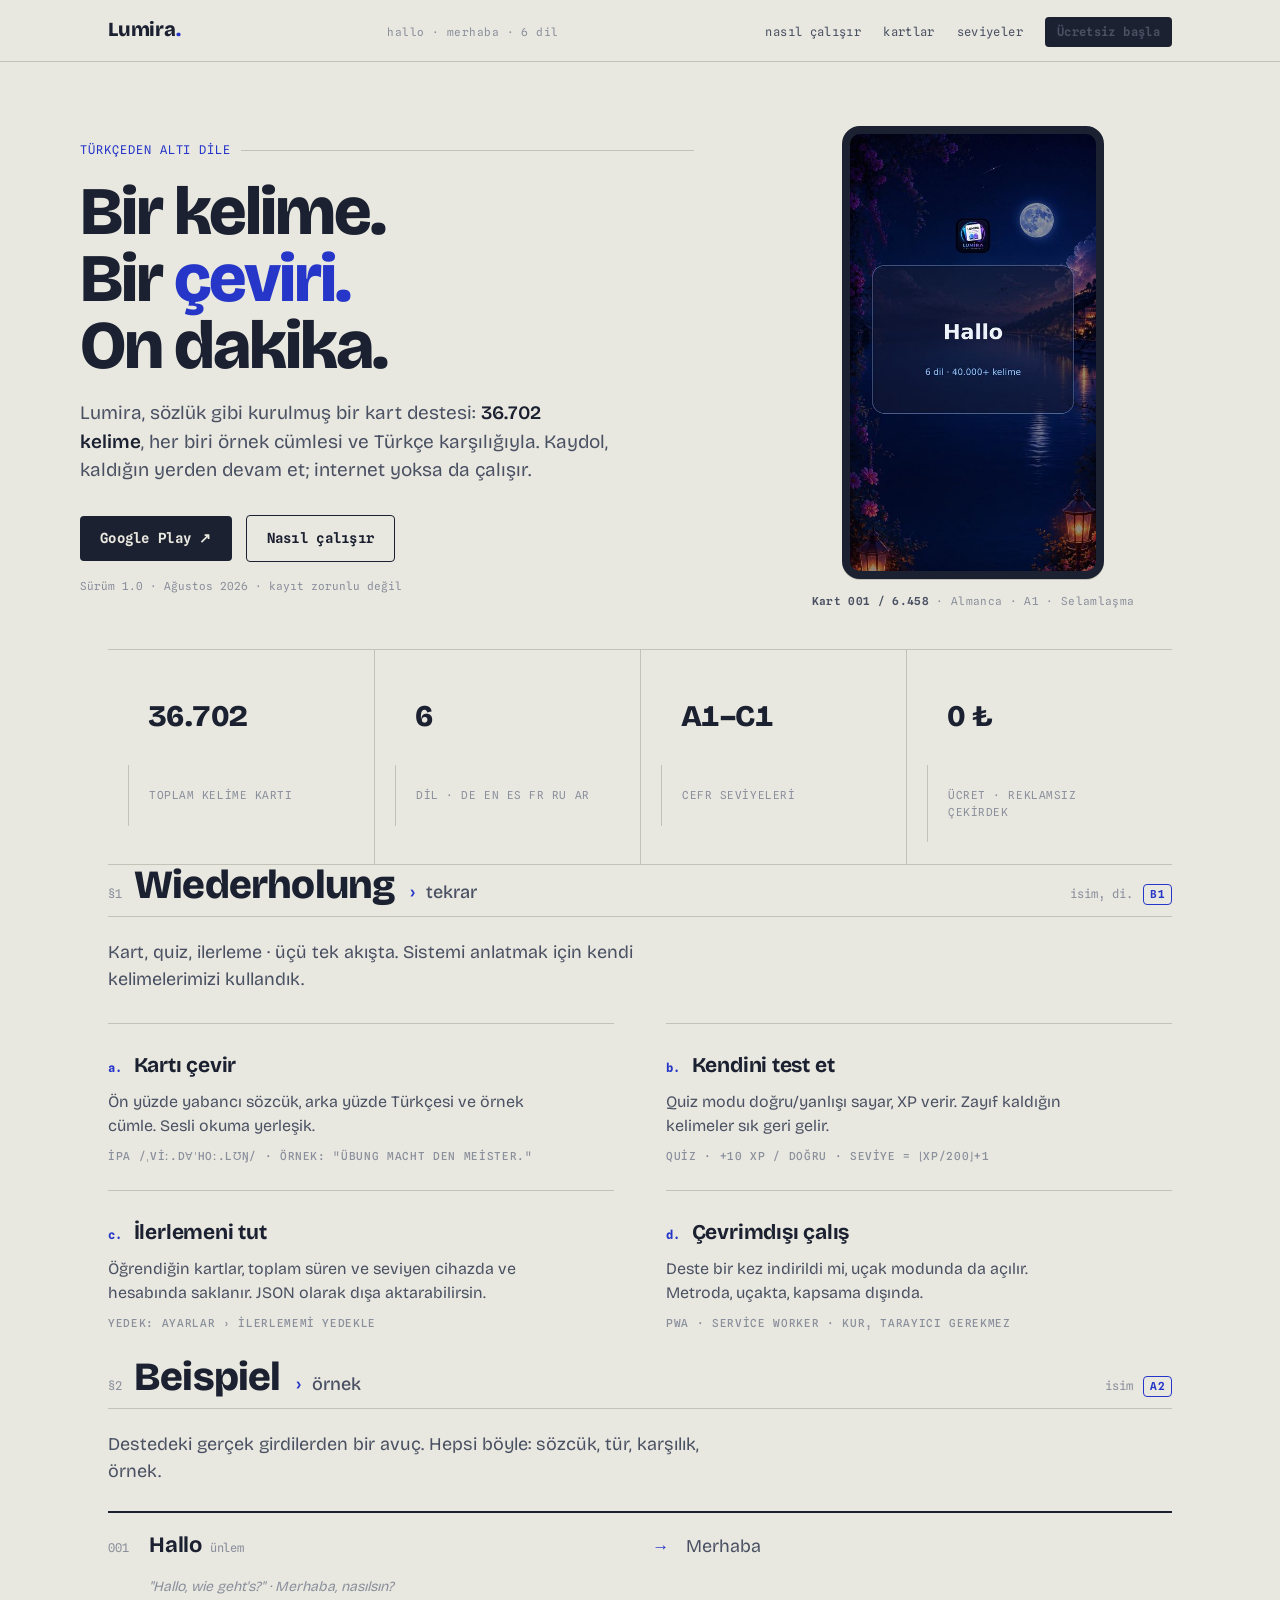
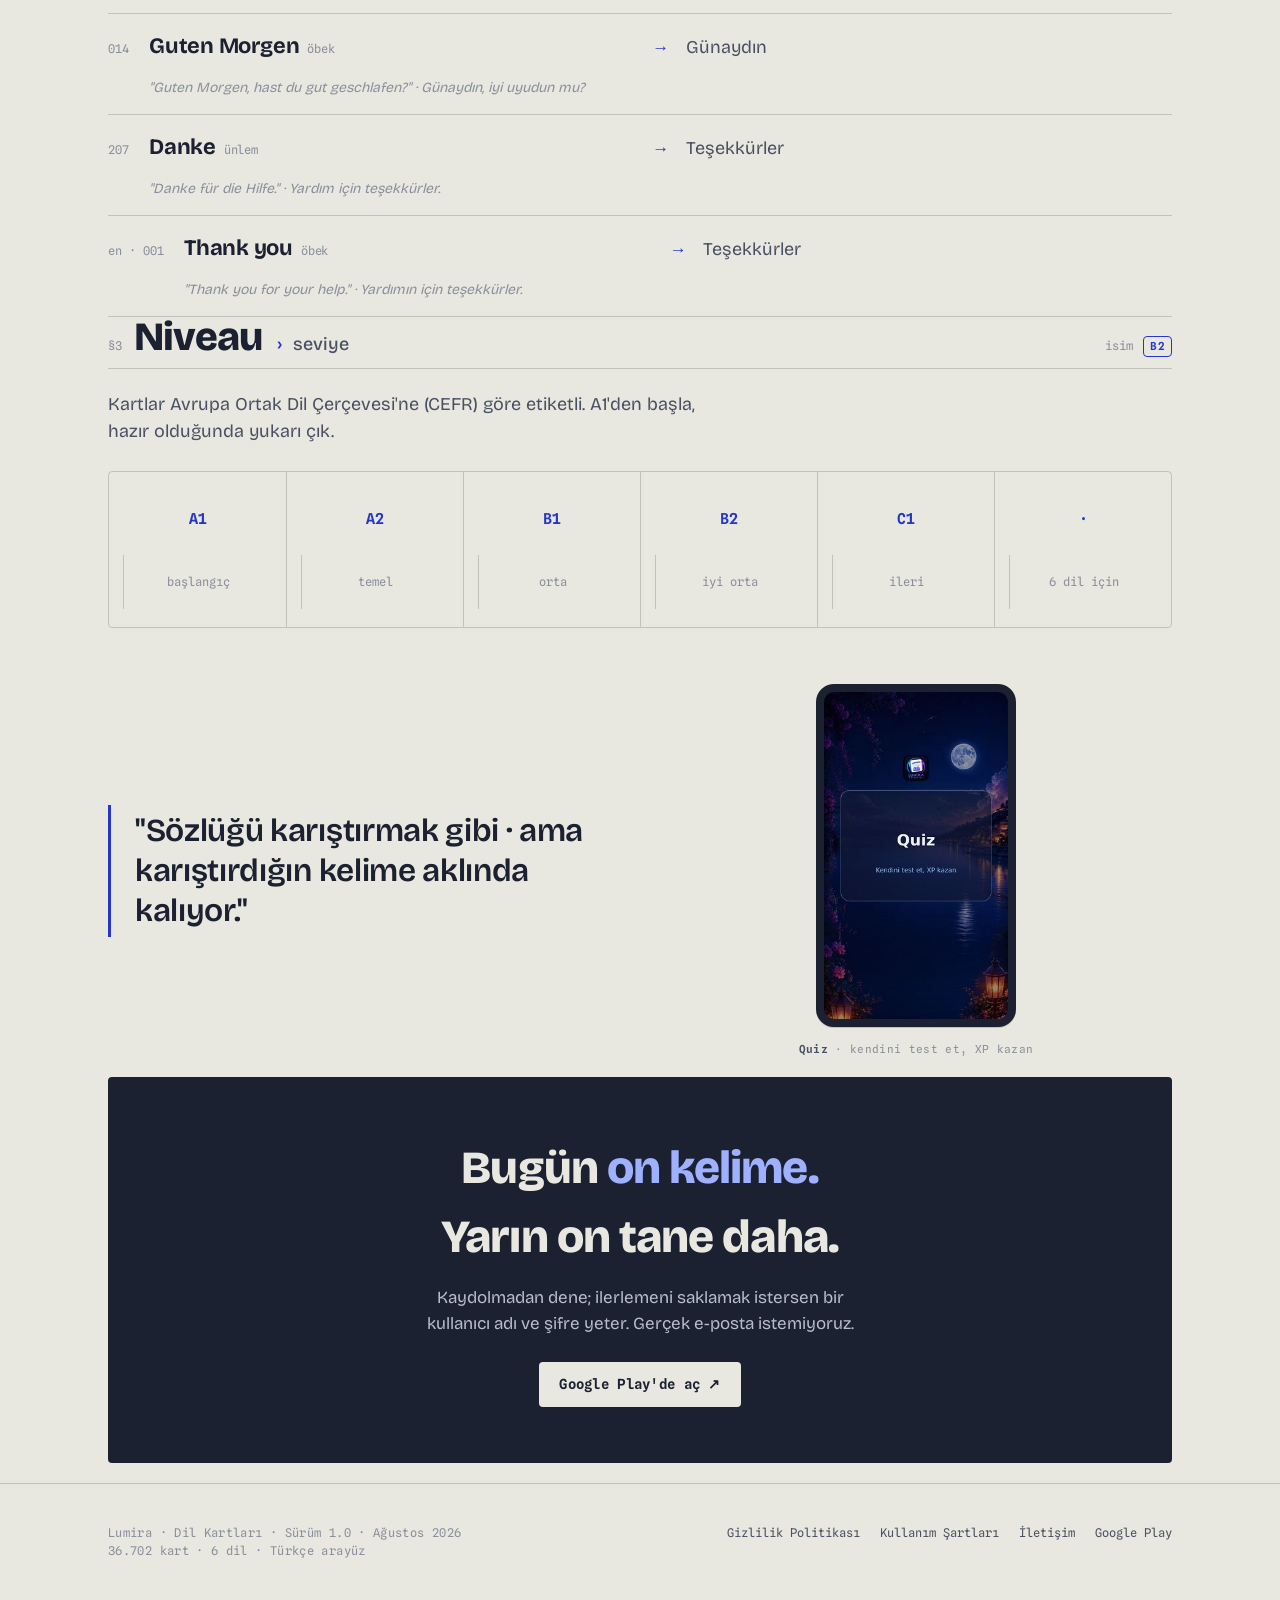
<file: lumira-landing.html>
<!DOCTYPE html>
<html lang="tr">
<head>
<meta charset="UTF-8">
<meta name="viewport" content="width=device-width, initial-scale=1.0">
<title>Lumira · Dil Kartları</title>
<meta name="description" content="Türkçeden 6 dile, 36.702 kelime kartı. Günde on dakika, sözlük gibi çalışan bir kart destesi.">
<link rel="preconnect" href="https://fonts.googleapis.com">
<link rel="preconnect" href="https://fonts.gstatic.com" crossorigin>
<link href="https://fonts.googleapis.com/css2?family=Bricolage+Grotesque:opsz,wght@12..96,400;12..96,500;12..96,600;12..96,700;12..96,800&family=Spline+Sans+Mono:wght@400;500;600&display=swap" rel="stylesheet">
<style>
  :root{
    --paper:#e9e8e0;       /* soğuk kağıt */
    --paper-2:#e2e1d7;     /* biraz koyu kağıt */
    --ink:#1b2130;         /* mürekkep siyah-mavisi */
    --ink-soft:#4a5163;    /* ikincil metin */
    --ink-faint:#8a8f9c;   /* etiket/gri */
    --accent:#2536c8;      /* tek aksan: mürekkep mavisi */
    --rule:#c3c2b6;        /* hairline (tek ton) */
    --r:4px;               /* TEK köşe yarıçapı */
    --mono:"Spline Sans Mono",ui-monospace,monospace;
    --disp:"Bricolage Grotesque",system-ui,sans-serif;
  }
  *{box-sizing:border-box;margin:0;padding:0}
  html{scroll-behavior:smooth}
  body{
    background:var(--paper);color:var(--ink);
    font-family:var(--disp);
    font-size:17px;line-height:1.5;
    -webkit-font-smoothing:antialiased;
    text-rendering:optimizeLegibility;
  }
  ::selection{background:var(--accent);color:var(--paper)}

  .wrap{max-width:1120px;margin:0 auto;padding:0 28px}

  /* ---- MONO ETİKET (kelime türü / seviye / telaffuz sistemi) ---- */
  .tag{font-family:var(--mono);font-size:11px;font-weight:500;
    letter-spacing:.06em;text-transform:uppercase;color:var(--ink-faint)}
  .lvl{font-family:var(--mono);font-size:11px;font-weight:600;
    color:var(--accent);border:1px solid var(--accent);
    border-radius:var(--r);padding:1px 6px;letter-spacing:.04em}
  .pos{font-family:var(--mono);font-size:12px;font-style:normal;
    color:var(--ink-faint)}
  .ipa{font-family:var(--mono);font-size:13px;color:var(--ink-soft)}

  /* ---- ÜST ÇUBUK: sözlük "guide words" ---- */
  header.top{border-bottom:1px solid var(--rule);position:sticky;top:0;
    background:var(--paper);z-index:20}
  .top-in{display:flex;align-items:baseline;justify-content:space-between;
    padding:14px 28px;max-width:1120px;margin:0 auto;gap:16px}
  .brand{font-weight:800;font-size:20px;letter-spacing:-.01em}
  .brand .dot{color:var(--accent)}
  .guide{font-family:var(--mono);font-size:11px;color:var(--ink-faint);
    letter-spacing:.04em}
  .top-nav{display:flex;gap:22px;align-items:baseline}
  .top-nav a{font-family:var(--mono);font-size:12px;color:var(--ink-soft);
    text-decoration:none;letter-spacing:.03em}
  .top-nav a:hover{color:var(--accent)}
  .top-cta{font-family:var(--mono);font-size:12px;font-weight:600;
    color:var(--paper);background:var(--ink);border-radius:var(--r);
    padding:6px 12px;text-decoration:none}
  .top-cta:hover{background:var(--accent)}
  @media(max-width:720px){.top-nav .hidem{display:none}}

  /* ---- SÖZLÜK GİRDİSİ BAŞLIK KALIBI ---- */
  .entry{display:grid;grid-template-columns:1fr auto;gap:6px 18px;
    align-items:baseline;border-bottom:1px solid var(--rule);
    padding-bottom:10px;margin-bottom:22px}
  .entry-head{display:flex;align-items:baseline;gap:12px;flex-wrap:wrap}
  .entry-num{font-family:var(--mono);font-size:12px;color:var(--ink-faint)}
  .entry-word{font-size:clamp(26px,4vw,40px);font-weight:800;
    letter-spacing:-.02em;line-height:1}
  .entry-tr{font-size:clamp(15px,2vw,18px);color:var(--ink-soft);
    font-weight:500}
  .entry-tr::before{content:"›";color:var(--accent);margin-right:8px;
    font-family:var(--mono)}
  .entry-meta{display:flex;gap:10px;align-items:center;justify-self:end}

  /* ---- HERO ---- */
  .hero{padding:64px 0 40px}
  .hero-grid{display:grid;grid-template-columns:1.15fr .85fr;gap:52px;
    align-items:center}
  @media(max-width:860px){.hero-grid{grid-template-columns:1fr;gap:36px}}
  .kicker{font-family:var(--mono);font-size:12px;letter-spacing:.08em;
    text-transform:uppercase;color:var(--accent);margin-bottom:20px;
    display:flex;gap:10px;align-items:center}
  .kicker::after{content:"";height:1px;flex:1;background:var(--rule)}
  h1.head{font-size:clamp(38px,6.2vw,68px);line-height:.98;
    letter-spacing:-.03em;font-weight:800;margin-bottom:20px}
  h1.head em{font-style:normal;color:var(--accent)}
  .lede{font-size:19px;color:var(--ink-soft);max-width:44ch;margin-bottom:30px}
  .lede b{color:var(--ink);font-weight:600}
  .cta-row{display:flex;gap:14px;align-items:center;flex-wrap:wrap}
  .btn{font-family:var(--mono);font-size:14px;font-weight:600;
    text-decoration:none;border-radius:var(--r);padding:12px 20px;
    display:inline-flex;gap:9px;align-items:center;letter-spacing:.02em}
  .btn-solid{background:var(--ink);color:var(--paper)}
  .btn-solid:hover{background:var(--accent)}
  .btn-line{border:1px solid var(--ink);color:var(--ink)}
  .btn-line:hover{border-color:var(--accent);color:var(--accent)}
  .cta-note{font-family:var(--mono);font-size:11px;color:var(--ink-faint)}

  /* ---- CİHAZ ÇERÇEVESİ (gerçek ekran) ---- */
  .device-col{display:flex;flex-direction:column;align-items:center;gap:14px}
  .device{position:relative;width:262px;max-width:80vw;
    border:8px solid var(--ink);border-radius:calc(var(--r) + 14px);
    overflow:hidden;background:var(--ink);
    box-shadow:0 1px 0 var(--rule)}
  .device img{display:block;width:100%;height:auto}
  .device-cap{font-family:var(--mono);font-size:11px;color:var(--ink-faint);
    text-align:center;letter-spacing:.03em}
  .device-cap b{color:var(--ink-soft);font-weight:600}

  /* ---- SAYAÇ ŞERİDİ (somut sayılar) ---- */
  .strip{border-top:1px solid var(--rule);border-bottom:1px solid var(--rule);
    display:grid;grid-template-columns:repeat(4,1fr)}
  .strip div{padding:22px 20px;border-left:1px solid var(--rule)}
  .strip div:first-child{border-left:none}
  .strip .n{font-size:30px;font-weight:800;letter-spacing:-.02em;
    font-variant-numeric:tabular-nums}
  .strip .l{font-family:var(--mono);font-size:11px;color:var(--ink-faint);
    letter-spacing:.05em;text-transform:uppercase;margin-top:4px}
  @media(max-width:720px){.strip{grid-template-columns:repeat(2,1fr)}
    .strip div:nth-child(3){border-left:none}}

  /* ---- BÖLÜM ---- */
  section{padding:70px 0}
  .sec-lead{max-width:52ch;color:var(--ink-soft);font-size:18px;
    margin-top:2px}

  /* ---- ÖZELLİK: sözlük girdisi listesi ---- */
  .feat{display:grid;grid-template-columns:1fr 1fr;gap:0 52px}
  @media(max-width:760px){.feat{grid-template-columns:1fr}}
  .feat-item{padding:26px 0;border-top:1px solid var(--rule)}
  .feat-item h3{font-size:21px;font-weight:700;letter-spacing:-.01em;
    display:flex;align-items:baseline;gap:12px;margin-bottom:8px}
  .feat-item .idx{font-family:var(--mono);font-size:12px;color:var(--accent)}
  .feat-item p{color:var(--ink-soft);font-size:16px;max-width:42ch}
  .feat-item .f+tr{font-family:var(--mono);font-size:12px;
    color:var(--ink-faint);margin-top:10px}

  /* ---- İKİ DİLLİ ÖRNEK KART SATIRLARI ---- */
  .cards{border-top:2px solid var(--ink)}
  .card-row{display:grid;grid-template-columns:auto 1fr auto 1fr;gap:20px;
    align-items:baseline;padding:16px 0;border-bottom:1px solid var(--rule)}
  .card-row .num{font-family:var(--mono);font-size:12px;color:var(--ink-faint)}
  .card-row .src{font-size:22px;font-weight:700;letter-spacing:-.01em}
  .card-row .src .p{font-family:var(--mono);font-size:12px;
    color:var(--ink-faint);font-weight:400;margin-left:8px}
  .card-row .arrow{font-family:var(--mono);color:var(--accent)}
  .card-row .dst{font-size:18px;color:var(--ink-soft)}
  .card-row .ex{grid-column:2/5;font-size:14px;color:var(--ink-faint);
    font-style:italic;margin-top:-6px}
  @media(max-width:680px){
    .card-row{grid-template-columns:auto 1fr;gap:4px 14px}
    .card-row .arrow,.card-row .dst{grid-column:2}
    .card-row .ex{grid-column:1/3}
  }

  /* ---- CEFR ÇİZELGESİ ---- */
  .levels{display:grid;grid-template-columns:repeat(6,1fr);gap:0;
    border:1px solid var(--rule);border-radius:var(--r);overflow:hidden;
    margin-top:26px}
  .levels div{padding:18px 14px;border-left:1px solid var(--rule);
    text-align:center}
  .levels div:first-child{border-left:none}
  .levels .lc{font-family:var(--mono);font-weight:600;font-size:15px;
    color:var(--accent)}
  .levels .ln{font-size:12px;color:var(--ink-faint);margin-top:6px;
    font-family:var(--mono)}
  @media(max-width:640px){.levels{grid-template-columns:repeat(3,1fr)}
    .levels div:nth-child(4){border-left:none}}

  /* ---- ALINTI ---- */
  .quote{border-left:3px solid var(--accent);padding:6px 0 6px 24px;
    font-size:clamp(22px,3.4vw,32px);font-weight:600;letter-spacing:-.01em;
    max-width:26ch;line-height:1.25}
  .quote-by{font-family:var(--mono);font-size:12px;color:var(--ink-faint);
    margin-top:16px;letter-spacing:.03em}

  /* ---- KAPANIŞ CTA ---- */
  .close{background:var(--ink);color:var(--paper);border-radius:var(--r);
    padding:56px 44px;text-align:center;margin:20px 0}
  .close h2{font-size:clamp(28px,5vw,46px);font-weight:800;
    letter-spacing:-.02em;margin-bottom:14px;color:var(--paper)}
  .close h2 em{font-style:normal;color:#9fb0ff}
  .close p{color:#b8bccb;max-width:40ch;margin:0 auto 26px;font-size:17px}
  .close .btn-solid{background:var(--paper);color:var(--ink)}
  .close .btn-solid:hover{background:#9fb0ff;color:var(--ink)}

  /* ---- ALT BİLGİ (şartlar + gizlilik ZORUNLU) ---- */
  footer{border-top:1px solid var(--rule);padding:40px 0 60px;
    font-family:var(--mono);font-size:12px;color:var(--ink-faint)}
  .foot-in{display:flex;justify-content:space-between;gap:20px;
    flex-wrap:wrap;align-items:baseline}
  footer a{color:var(--ink-soft);text-decoration:none}
  footer a:hover{color:var(--accent)}
  .foot-links{display:flex;gap:20px;flex-wrap:wrap}
  .foot-meta{letter-spacing:.03em}

  :focus-visible{outline:2px solid var(--accent);outline-offset:2px}
  @media(prefers-reduced-motion:no-preference){
    .device{transition:transform .5s cubic-bezier(.2,.7,.2,1)}
    .device:hover{transform:translateY(-4px)}
  }
</style>
</head>
<body>

<header class="top">
  <div class="top-in">
    <div class="brand">Lumira<span class="dot">.</span></div>
    <div class="guide hidem">hallo · merhaba · 6 dil</div>
    <nav class="top-nav">
      <a href="#nasil" class="hidem">nasıl çalışır</a>
      <a href="#kartlar" class="hidem">kartlar</a>
      <a href="#seviye" class="hidem">seviyeler</a>
      <a href="#indir" class="top-cta">Ücretsiz başla</a>
    </nav>
  </div>
</header>

<main>
<!-- ============================ HERO ============================ -->
<div class="wrap hero">
  <div class="hero-grid">
    <div>
      <div class="kicker">Türkçeden altı dile</div>
      <h1 class="head">Bir kelime.<br>Bir <em>çeviri.</em><br>On dakika.</h1>
      <p class="lede">Lumira, sözlük gibi kurulmuş bir kart destesi:
        <b>36.702 kelime</b>, her biri örnek cümlesi ve Türkçe karşılığıyla.
        Kaydol, kaldığın yerden devam et; internet yoksa da çalışır.</p>
      <div class="cta-row">
        <a href="#indir" class="btn btn-solid">Google Play ↗</a>
        <a href="#nasil" class="btn btn-line">Nasıl çalışır</a>
      </div>
      <p class="cta-note" style="margin-top:16px">Sürüm 1.0 · Ağustos 2026 · kayıt zorunlu değil</p>
    </div>
    <div class="device-col">
      <div class="device">
        <img alt="Lumira uygulaması · Almanca 'Hallo' kartı" src="[data-uri]">
      </div>
      <p class="device-cap"><b>Kart 001 / 6.458</b> · Almanca · A1 · Selamlaşma</p>
    </div>
  </div>
</div>

<!-- ======================= SAYAÇ ŞERİDİ ======================= -->
<div class="wrap">
  <div class="strip">
    <div><div class="n">36.702</div><div class="l">toplam kelime kartı</div></div>
    <div><div class="n">6</div><div class="l">dil · de en es fr ru ar</div></div>
    <div><div class="n">A1–C1</div><div class="l">CEFR seviyeleri</div></div>
    <div><div class="n">0 ₺</div><div class="l">ücret · reklamsız çekirdek</div></div>
  </div>
</div>

<!-- ======================= NASIL ÇALIŞIR ======================= -->
<section id="nasil" class="wrap">
  <div class="entry">
    <div class="entry-head">
      <span class="entry-num">§1</span>
      <span class="entry-word">Wiederholung</span>
      <span class="entry-tr">tekrar</span>
    </div>
    <div class="entry-meta"><span class="pos">isim, di.</span><span class="lvl">B1</span></div>
  </div>
  <p class="sec-lead">Kart, quiz, ilerleme · üçü tek akışta. Sistemi anlatmak
    için kendi kelimelerimizi kullandık.</p>

  <div class="feat" style="margin-top:30px">
    <div class="feat-item">
      <h3><span class="idx">a.</span>Kartı çevir</h3>
      <p>Ön yüzde yabancı sözcük, arka yüzde Türkçesi ve örnek cümle.
        Sesli okuma yerleşik.</p>
      <div class="tag" style="margin-top:10px">ipa /ˌviː.dɐˈhoː.lʊŋ/ · örnek: "Übung macht den Meister."</div>
    </div>
    <div class="feat-item">
      <h3><span class="idx">b.</span>Kendini test et</h3>
      <p>Quiz modu doğru/yanlışı sayar, XP verir. Zayıf kaldığın
        kelimeler sık geri gelir.</p>
      <div class="tag" style="margin-top:10px">quiz · +10 XP / doğru · seviye = ⌊XP/200⌋+1</div>
    </div>
    <div class="feat-item">
      <h3><span class="idx">c.</span>İlerlemeni tut</h3>
      <p>Öğrendiğin kartlar, toplam süren ve seviyen cihazda ve
        hesabında saklanır. JSON olarak dışa aktarabilirsin.</p>
      <div class="tag" style="margin-top:10px">yedek: Ayarlar › İlerlememi yedekle</div>
    </div>
    <div class="feat-item">
      <h3><span class="idx">d.</span>Çevrimdışı çalış</h3>
      <p>Deste bir kez indirildi mi, uçak modunda da açılır. Metroda,
        uçakta, kapsama dışında.</p>
      <div class="tag" style="margin-top:10px">pwa · service worker · kur, tarayıcı gerekmez</div>
    </div>
  </div>
</section>

<!-- ======================= ÖRNEK KARTLAR ======================= -->
<section id="kartlar" class="wrap">
  <div class="entry">
    <div class="entry-head">
      <span class="entry-num">§2</span>
      <span class="entry-word">Beispiel</span>
      <span class="entry-tr">örnek</span>
    </div>
    <div class="entry-meta"><span class="pos">isim</span><span class="lvl">A2</span></div>
  </div>
  <p class="sec-lead">Destedeki gerçek girdilerden bir avuç. Hepsi böyle:
    sözcük, tür, karşılık, örnek.</p>

  <div class="cards" style="margin-top:26px">
    <div class="card-row">
      <span class="num">001</span>
      <span class="src">Hallo<span class="p">ünlem</span></span>
      <span class="arrow">→</span>
      <span class="dst">Merhaba</span>
      <span class="ex">"Hallo, wie geht's?" · Merhaba, nasılsın?</span>
    </div>
    <div class="card-row">
      <span class="num">014</span>
      <span class="src">Guten Morgen<span class="p">öbek</span></span>
      <span class="arrow">→</span>
      <span class="dst">Günaydın</span>
      <span class="ex">"Guten Morgen, hast du gut geschlafen?" · Günaydın, iyi uyudun mu?</span>
    </div>
    <div class="card-row">
      <span class="num">207</span>
      <span class="src">Danke<span class="p">ünlem</span></span>
      <span class="arrow">→</span>
      <span class="dst">Teşekkürler</span>
      <span class="ex">"Danke für die Hilfe." · Yardım için teşekkürler.</span>
    </div>
    <div class="card-row">
      <span class="num">en · 001</span>
      <span class="src">Thank you<span class="p">öbek</span></span>
      <span class="arrow">→</span>
      <span class="dst">Teşekkürler</span>
      <span class="ex">"Thank you for your help." · Yardımın için teşekkürler.</span>
    </div>
  </div>
</section>

<!-- ======================= SEVİYELER ======================= -->
<section id="seviye" class="wrap">
  <div class="entry">
    <div class="entry-head">
      <span class="entry-num">§3</span>
      <span class="entry-word">Niveau</span>
      <span class="entry-tr">seviye</span>
    </div>
    <div class="entry-meta"><span class="pos">isim</span><span class="lvl">B2</span></div>
  </div>
  <p class="sec-lead">Kartlar Avrupa Ortak Dil Çerçevesi'ne (CEFR) göre
    etiketli. A1'den başla, hazır olduğunda yukarı çık.</p>

  <div class="levels">
    <div><div class="lc">A1</div><div class="ln">başlangıç</div></div>
    <div><div class="lc">A2</div><div class="ln">temel</div></div>
    <div><div class="lc">B1</div><div class="ln">orta</div></div>
    <div><div class="lc">B2</div><div class="ln">iyi orta</div></div>
    <div><div class="lc">C1</div><div class="ln">ileri</div></div>
    <div><div class="lc">·</div><div class="ln">6 dil için</div></div>
  </div>

  <div style="display:grid;grid-template-columns:1fr 1fr;gap:40px;margin-top:56px;align-items:center">
    <div class="quote">"Sözlüğü karıştırmak gibi · ama karıştırdığın kelime aklında kalıyor."</div>
    <div class="device-col">
      <div class="device" style="width:200px">
        <img alt="Lumira · Quiz ekranı" src="[data-uri]">
      </div>
      <p class="device-cap"><b>Quiz</b> · kendini test et, XP kazan</p>
    </div>
  </div>
</section>

<!-- ======================= KAPANIŞ ======================= -->
<div class="wrap" id="indir">
  <div class="close">
    <h2>Bugün <em>on kelime.</em><br>Yarın on tane daha.</h2>
    <p>Kaydolmadan dene; ilerlemeni saklamak istersen bir kullanıcı adı
      ve şifre yeter. Gerçek e-posta istemiyoruz.</p>
    <a href="#" class="btn btn-solid">Google Play'de aç ↗</a>
  </div>
</div>
</main>

<!-- ======================= ALT BİLGİ ======================= -->
<footer>
  <div class="wrap foot-in">
    <div class="foot-meta">
      Lumira · Dil Kartları · Sürüm 1.0 · Ağustos 2026<br>
      36.702 kart · 6 dil · Türkçe arayüz
    </div>
    <div class="foot-links">
      <a href="./privacy/">Gizlilik Politikası</a>
      <a href="#sartlar">Kullanım Şartları</a>
      <a href="https://www.instagram.com/">İletişim</a>
      <a href="#indir">Google Play</a>
    </div>
  </div>
</footer>

</body>
</html>
</file>
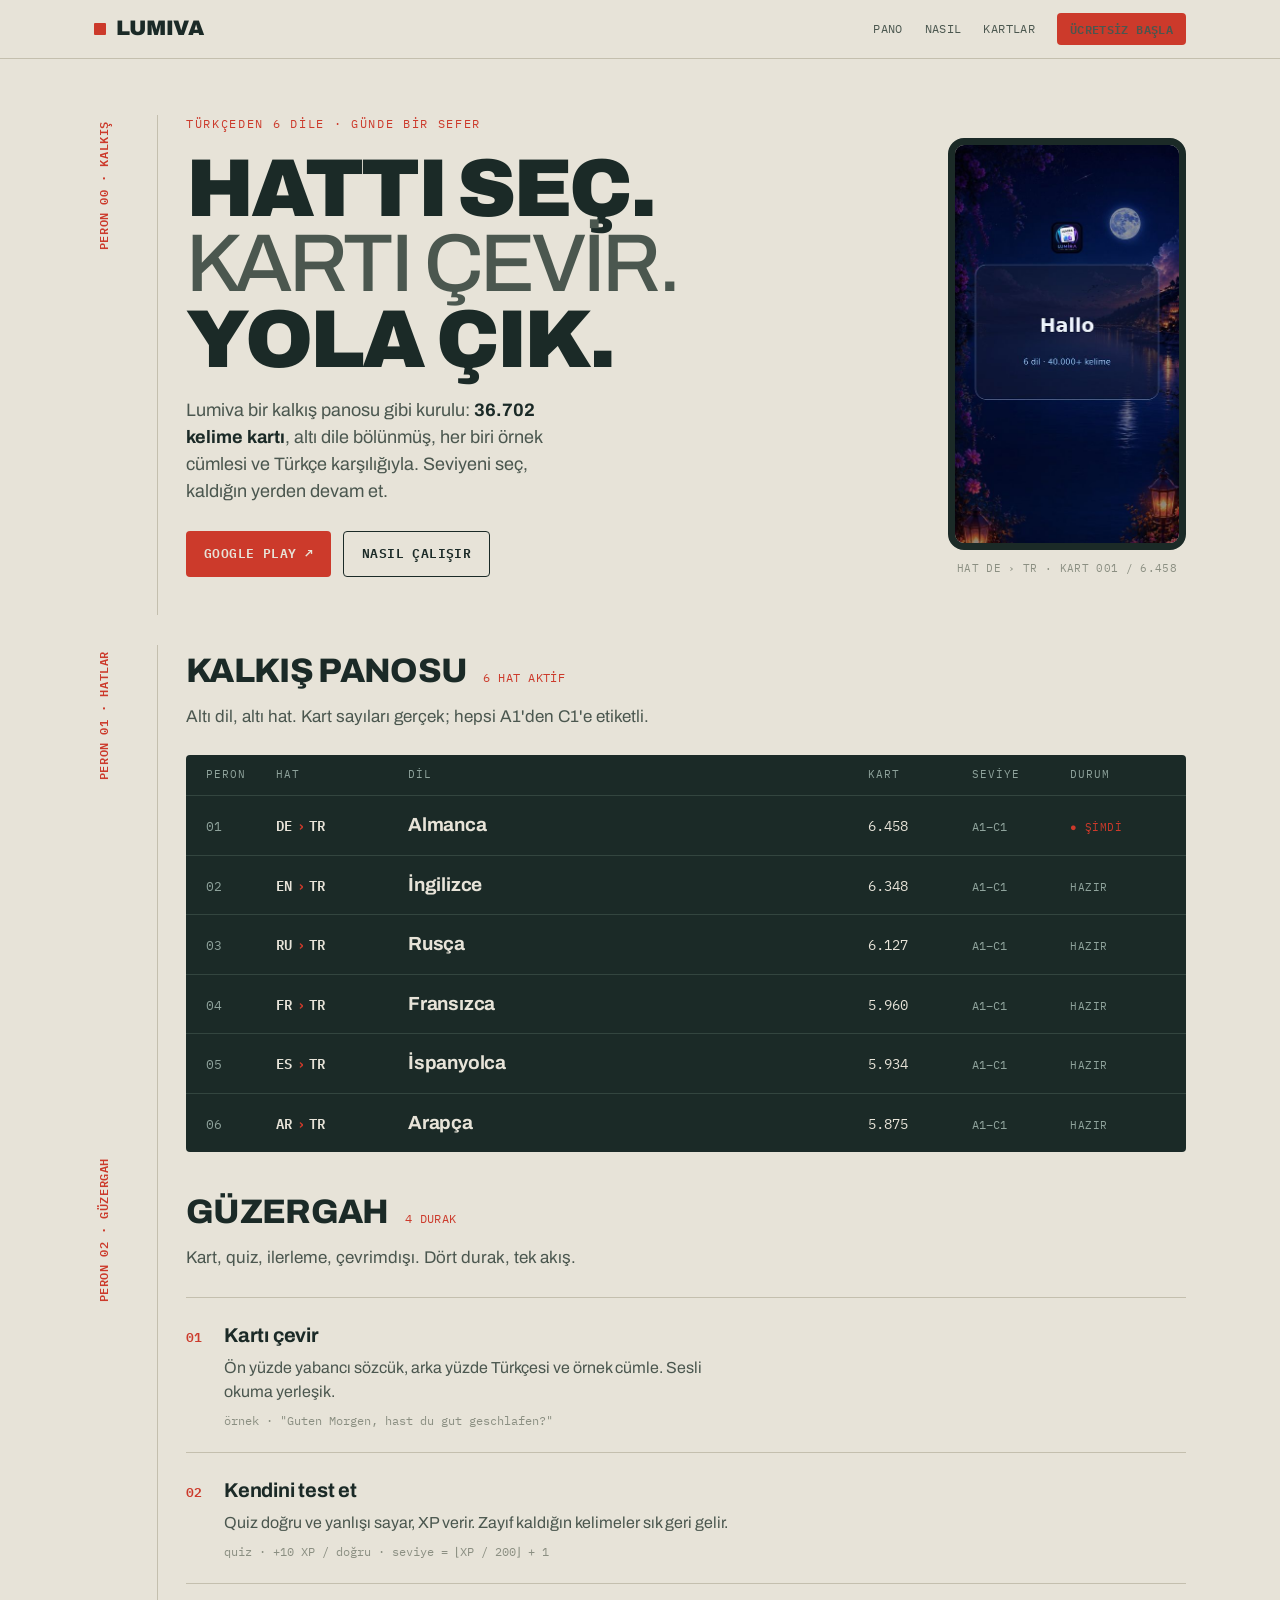
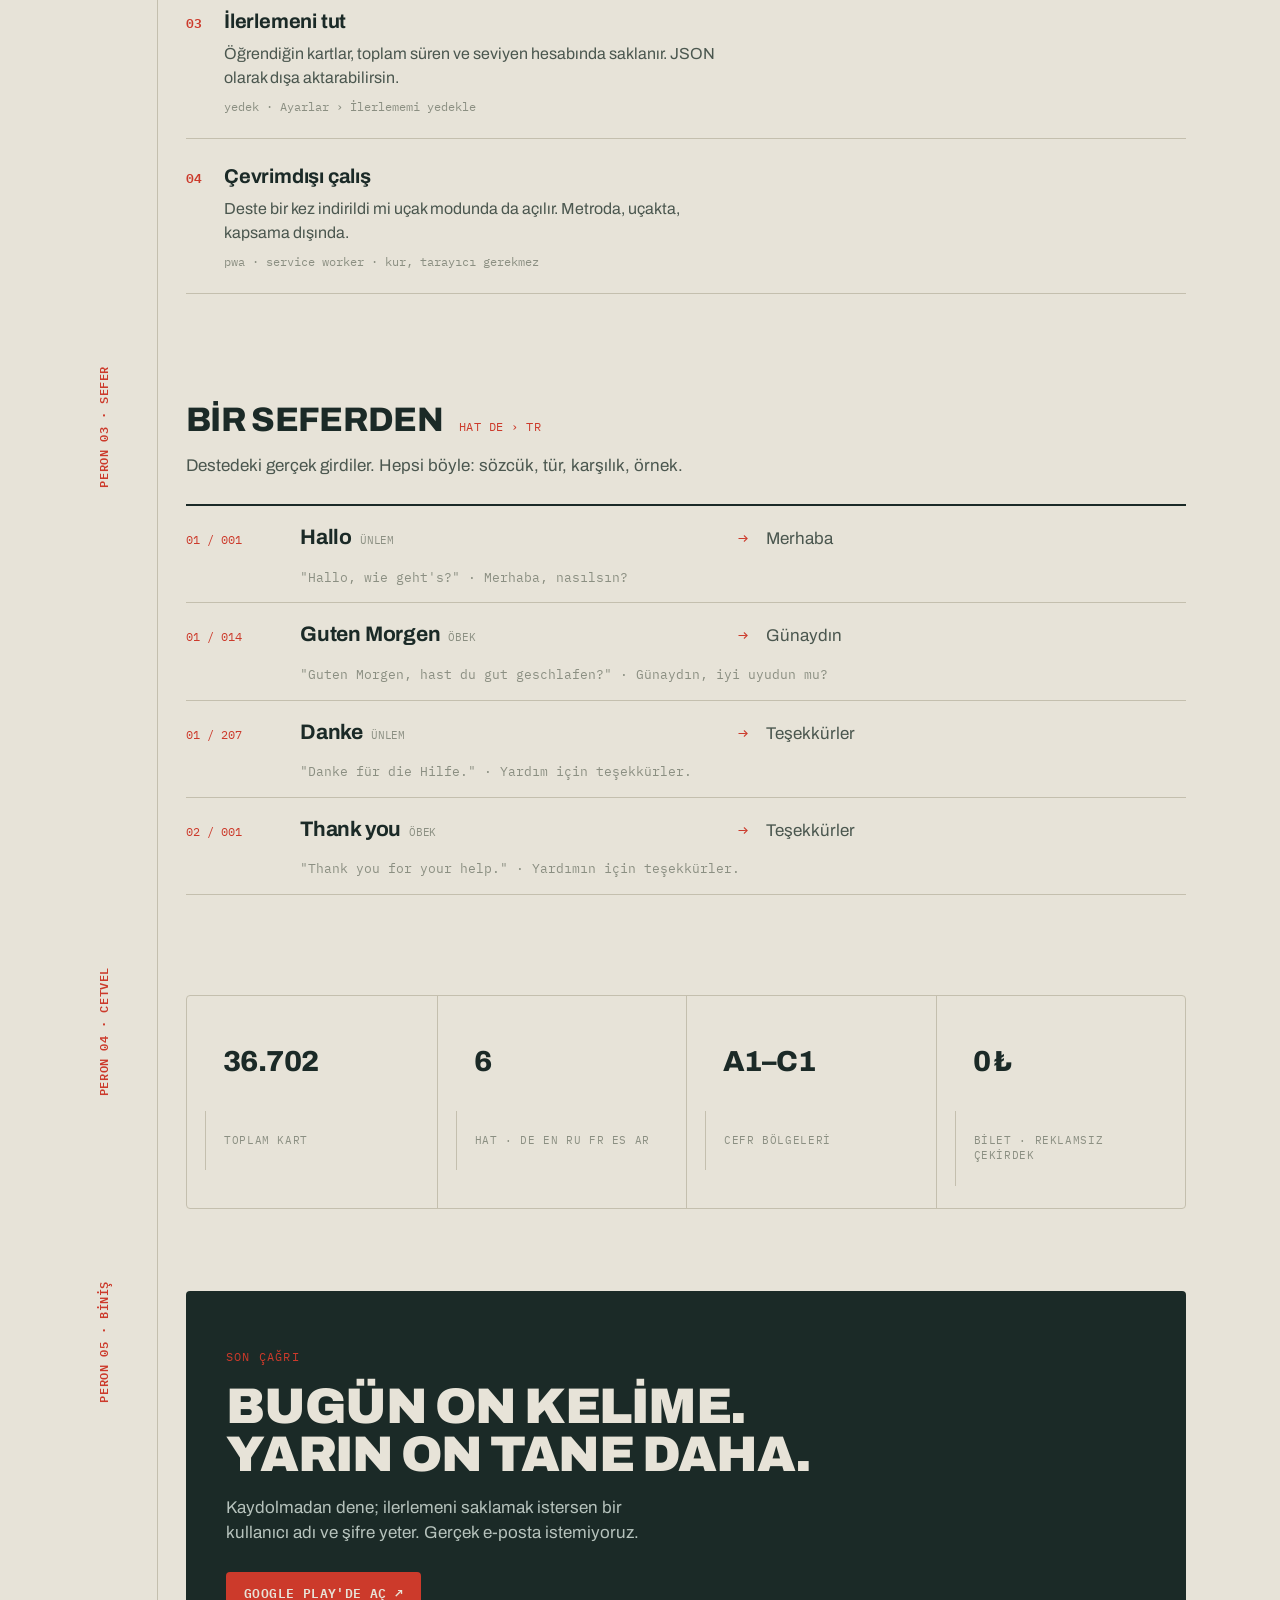
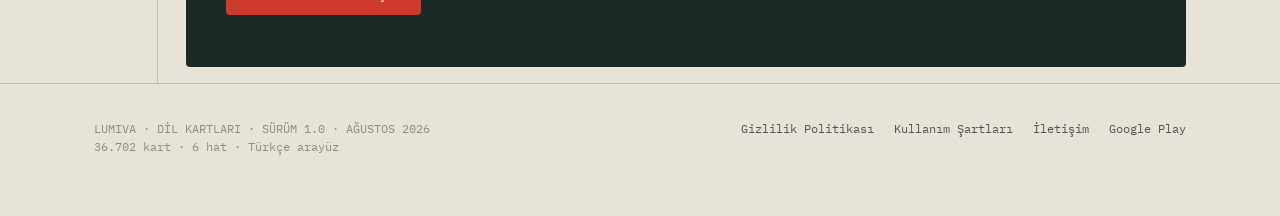
<file: lumiva-landing-2.html>
<!DOCTYPE html>
<html lang="tr">
<head>
<meta charset="UTF-8">
<meta name="viewport" content="width=device-width, initial-scale=1.0">
<title>Lumiva · Dil Kartları</title>
<meta name="description" content="Türkçeden 6 dile 36.702 kelime kartı. Bir kalkış panosu gibi: hattı seç, seviyeni bul, çalışmaya başla.">
<link rel="preconnect" href="https://fonts.googleapis.com">
<link rel="preconnect" href="https://fonts.gstatic.com" crossorigin>
<link href="https://fonts.googleapis.com/css2?family=Archivo:wght@400;500;600;700;800;900&family=IBM+Plex+Mono:wght@400;500;600&display=swap" rel="stylesheet">
<style>
  :root{
    --paper:#e7e3d8;        /* yulaf kağıdı */
    --paper-2:#deedd5; 
    --board:#1b2a27;        /* koyu petrol-mürekkep pano */
    --board-2:#22332f;
    --ink:#1b2a27;
    --ink-soft:#4b574f;
    --ink-faint:#8b8f82;
    --line:#c4bfae;         /* hairline (tek ton) */
    --line-board:#33453f;
    --signal:#cc3a2b;       /* tek aksan: sinyal kırmızısı */
    --r:4px;                /* TEK köşe yarıçapı */
    --mono:"IBM Plex Mono",ui-monospace,monospace;
    --disp:"Archivo",system-ui,sans-serif;
  }
  *{box-sizing:border-box;margin:0;padding:0}
  html{scroll-behavior:smooth}
  body{background:var(--paper);color:var(--ink);font-family:var(--disp);
    font-size:17px;line-height:1.5;-webkit-font-smoothing:antialiased;
    text-rendering:optimizeLegibility}
  ::selection{background:var(--signal);color:var(--paper)}
  .wrap{max-width:1140px;margin:0 auto;padding:0 24px}

  .mono{font-family:var(--mono)}
  .code{font-family:var(--mono);font-size:12px;letter-spacing:.04em;
    color:var(--ink-faint);text-transform:uppercase}

  /* ---- PERON OLUĞU (sol sürekli sütun) ---- */
  .track{display:grid;grid-template-columns:64px 1fr;gap:0}
  .track .peron{border-right:1px solid var(--line);padding-top:6px}
  .track .peron .pn{font-family:var(--mono);font-size:12px;font-weight:600;
    color:var(--signal);letter-spacing:.05em;writing-mode:vertical-rl;
    text-orientation:mixed;transform:rotate(180deg);white-space:nowrap}
  .track .body{padding:0 0 0 28px}
  @media(max-width:680px){
    .track{grid-template-columns:34px 1fr}
    .track .body{padding-left:16px}
  }

  /* ---- ÜST ÇUBUK ---- */
  header.top{border-bottom:1px solid var(--line);position:sticky;top:0;
    background:var(--paper);z-index:30}
  .top-in{display:flex;align-items:center;justify-content:space-between;
    gap:16px;padding:13px 24px;max-width:1140px;margin:0 auto}
  .brand{font-weight:900;font-size:21px;letter-spacing:-.02em;
    display:flex;align-items:center;gap:10px}
  .brand .sq{width:12px;height:12px;background:var(--signal);border-radius:1px;
    display:inline-block}
  .top-nav{display:flex;gap:22px;align-items:center}
  .top-nav a{font-family:var(--mono);font-size:12px;color:var(--ink-soft);
    text-decoration:none;letter-spacing:.03em;text-transform:uppercase}
  .top-nav a:hover{color:var(--signal)}
  .top-cta{font-family:var(--mono);font-size:12px;font-weight:600;
    color:var(--paper);background:var(--signal);border-radius:var(--r);
    padding:7px 13px;text-decoration:none;letter-spacing:.03em}
  .top-cta:hover{background:var(--ink)}
  @media(max-width:720px){.top-nav .hm{display:none}}

  /* ---- HERO ---- */
  .hero{padding:56px 0 30px}
  .hero-top{display:grid;grid-template-columns:1.25fr .75fr;gap:44px;
    align-items:end;margin-bottom:38px}
  @media(max-width:860px){.hero-top{grid-template-columns:1fr;gap:30px}}
  .kick{font-family:var(--mono);font-size:12px;letter-spacing:.14em;
    text-transform:uppercase;color:var(--signal);margin-bottom:18px}
  h1{font-size:clamp(40px,7vw,82px);line-height:.92;letter-spacing:-.035em;
    font-weight:900;text-transform:uppercase}
  h1 .thin{font-weight:500;color:var(--ink-soft)}
  .lede{font-size:18px;color:var(--ink-soft);max-width:40ch;margin-top:20px}
  .lede b{color:var(--ink);font-weight:700}
  .hero-cta{display:flex;gap:12px;flex-wrap:wrap;margin-top:26px}
  .btn{font-family:var(--mono);font-size:13px;font-weight:600;text-decoration:none;
    border-radius:var(--r);padding:12px 18px;letter-spacing:.03em;
    text-transform:uppercase;display:inline-flex;gap:8px;align-items:center}
  .btn-sig{background:var(--signal);color:var(--paper)}
  .btn-sig:hover{background:var(--ink)}
  .btn-line{border:1px solid var(--ink);color:var(--ink)}
  .btn-line:hover{border-color:var(--signal);color:var(--signal)}

  .device-col{justify-self:end}
  .device{width:238px;max-width:78vw;border:7px solid var(--board);
    border-radius:calc(var(--r) + 12px);overflow:hidden;background:var(--board)}
  .device img{display:block;width:100%;height:auto}
  .device-cap{font-family:var(--mono);font-size:11px;color:var(--ink-faint);
    text-align:center;margin-top:10px;letter-spacing:.03em}

  /* ---- KALKIŞ PANOSU (imza öğesi) ---- */
  .board{background:var(--board);border-radius:var(--r);overflow:hidden;
    color:var(--paper)}
  .board-h{display:grid;grid-template-columns:56px 118px 1fr 90px 84px 96px;
    gap:14px;padding:12px 20px;border-bottom:1px solid var(--line-board);
    font-family:var(--mono);font-size:10.5px;letter-spacing:.1em;
    text-transform:uppercase;color:#8fa39c}
  .row{display:grid;grid-template-columns:56px 118px 1fr 90px 84px 96px;
    gap:14px;padding:15px 20px;border-bottom:1px solid var(--line-board);
    align-items:baseline}
  .row:last-child{border-bottom:none}
  .row .pn{font-family:var(--mono);font-size:13px;color:#8fa39c}
  .row .rt{font-family:var(--mono);font-size:14px;font-weight:600;
    letter-spacing:.02em;color:var(--paper)}
  .row .rt .ar{color:var(--signal);margin:0 4px}
  .row .dl{font-size:19px;font-weight:700;letter-spacing:-.01em}
  .row .kc{font-family:var(--mono);font-size:14px;color:var(--paper);
    font-variant-numeric:tabular-nums}
  .row .lv{font-family:var(--mono);font-size:12px;color:#8fa39c}
  .row .st{font-family:var(--mono);font-size:11px;letter-spacing:.05em;
    text-transform:uppercase}
  .row .st.now{color:var(--signal)}
  .row .st.ok{color:#8fa39c}
  @media(max-width:760px){
    .board-h{display:none}
    .row{grid-template-columns:auto 1fr auto;gap:6px 12px;padding:14px 16px}
    .row .rt{grid-column:1}
    .row .dl{grid-column:2}
    .row .kc{grid-column:3;text-align:right}
    .row .pn,.row .lv,.row .st{grid-column:2;font-size:11px}
    .row .lv{grid-column:3;text-align:right}
  }

  /* ---- BÖLÜM ÇERÇEVESİ ---- */
  section{padding:66px 0}
  .sec-head{display:flex;align-items:baseline;gap:16px;margin-bottom:8px}
  .sec-head h2{font-size:clamp(24px,3.4vw,34px);font-weight:800;
    letter-spacing:-.02em;text-transform:uppercase}
  .sec-head .rt{font-family:var(--mono);font-size:12px;color:var(--signal);
    letter-spacing:.04em}
  .sec-lead{color:var(--ink-soft);font-size:17px;max-width:52ch;margin-bottom:26px}

  /* ---- ADIMLAR (peron duraklari) ---- */
  .steps{border-top:1px solid var(--line)}
  .step{display:grid;grid-template-columns:auto 1fr;gap:22px;
    padding:22px 0;border-bottom:1px solid var(--line);align-items:baseline}
  .step .sn{font-family:var(--mono);font-size:13px;color:var(--signal);
    font-weight:600}
  .step h3{font-size:20px;font-weight:700;letter-spacing:-.01em;margin-bottom:6px}
  .step p{color:var(--ink-soft);font-size:16px;max-width:56ch}
  .step .an{font-family:var(--mono);font-size:12px;color:var(--ink-faint);
    margin-top:8px;display:block}

  /* ---- ÖRNEK KART SATIRLARI ---- */
  .cards{border-top:2px solid var(--ink)}
  .crow{display:grid;grid-template-columns:96px 1fr auto 1fr;gap:18px;
    align-items:baseline;padding:16px 0;border-bottom:1px solid var(--line)}
  .crow .rc{font-family:var(--mono);font-size:12px;color:var(--signal)}
  .crow .src{font-size:21px;font-weight:700;letter-spacing:-.01em}
  .crow .src .p{font-family:var(--mono);font-size:11px;color:var(--ink-faint);
    font-weight:400;margin-left:8px;text-transform:uppercase}
  .crow .arw{font-family:var(--mono);color:var(--signal)}
  .crow .dst{font-size:17px;color:var(--ink-soft)}
  .crow .ex{grid-column:2/5;font-family:var(--mono);font-size:12.5px;
    color:var(--ink-faint);margin-top:-4px}
  @media(max-width:680px){
    .crow{grid-template-columns:auto 1fr;gap:4px 12px}
    .crow .arw,.crow .dst{grid-column:2}
    .crow .ex{grid-column:1/3}
  }

  /* ---- STAT ŞERİDİ ---- */
  .stats{display:grid;grid-template-columns:repeat(4,1fr);
    border:1px solid var(--line);border-radius:var(--r);overflow:hidden}
  .stats div{padding:22px 18px;border-left:1px solid var(--line)}
  .stats div:first-child{border-left:none}
  .stats .n{font-size:29px;font-weight:800;letter-spacing:-.02em;
    font-variant-numeric:tabular-nums}
  .stats .l{font-family:var(--mono);font-size:10.5px;color:var(--ink-faint);
    text-transform:uppercase;letter-spacing:.06em;margin-top:5px}
  @media(max-width:720px){.stats{grid-template-columns:repeat(2,1fr)}
    .stats div:nth-child(3){border-left:none}}

  /* ---- KAPANIŞ ---- */
  .close{background:var(--board);color:var(--paper);border-radius:var(--r);
    padding:52px 40px;margin:16px 0}
  .close .rt{font-family:var(--mono);font-size:12px;color:var(--signal);
    letter-spacing:.1em;text-transform:uppercase}
  .close h2{font-size:clamp(28px,5vw,50px);font-weight:900;letter-spacing:-.025em;
    text-transform:uppercase;line-height:.96;margin:14px 0 16px;color:var(--paper)}
  .close p{color:#b6c2bc;max-width:44ch;font-size:17px;margin-bottom:26px}
  .close .btn-sig{background:var(--signal)}
  .close .btn-sig:hover{background:var(--paper);color:var(--ink)}

  /* ---- ALT BİLGİ ---- */
  footer{border-top:1px solid var(--line);padding:36px 0 60px;
    font-family:var(--mono);font-size:12px;color:var(--ink-faint)}
  .foot-in{display:flex;justify-content:space-between;gap:20px;flex-wrap:wrap}
  footer a{color:var(--ink-soft);text-decoration:none}
  footer a:hover{color:var(--signal)}
  .foot-links{display:flex;gap:20px;flex-wrap:wrap}

  :focus-visible{outline:2px solid var(--signal);outline-offset:2px}
  @media(prefers-reduced-motion:no-preference){
    .device{transition:transform .5s cubic-bezier(.2,.7,.2,1)}
    .device:hover{transform:translateY(-4px)}
    .row .st.now{animation:blink 1.4s steps(1) infinite}
    @keyframes blink{50%{opacity:.35}}
  }
</style>
</head>
<body>

<header class="top">
  <div class="top-in">
    <div class="brand"><span class="sq"></span>LUMIVA</div>
    <nav class="top-nav">
      <a href="#pano" class="hm">pano</a>
      <a href="#nasil" class="hm">nasıl</a>
      <a href="#kartlar" class="hm">kartlar</a>
      <a href="#indir" class="top-cta">Ücretsiz başla</a>
    </nav>
  </div>
</header>

<main class="wrap">

  <!-- ===================== HERO ===================== -->
  <div class="track hero">
    <div class="peron"><span class="pn">PERON 00 · KALKIŞ</span></div>
    <div class="body">
      <div class="hero-top">
        <div>
          <div class="kick">Türkçeden 6 dile · günde bir sefer</div>
          <h1>Hattı seç.<br><span class="thin">Kartı çevir.</span><br>Yola çık.</h1>
          <p class="lede">Lumiva bir kalkış panosu gibi kurulu:
            <b>36.702 kelime kartı</b>, altı dile bölünmüş, her biri örnek
            cümlesi ve Türkçe karşılığıyla. Seviyeni seç, kaldığın yerden devam et.</p>
          <div class="hero-cta">
            <a href="#indir" class="btn btn-sig">Google Play ↗</a>
            <a href="#nasil" class="btn btn-line">Nasıl çalışır</a>
          </div>
        </div>
        <div class="device-col">
          <div class="device">
            <img alt="Lumiva uygulaması · Almanca 'Hallo' kartı" src="[data-uri]">
          </div>
          <p class="device-cap">HAT DE › TR · KART 001 / 6.458</p>
        </div>
      </div>
    </div>
  </div>

  <!-- ===================== KALKIŞ PANOSU ===================== -->
  <div class="track" id="pano">
    <div class="peron"><span class="pn">PERON 01 · HATLAR</span></div>
    <div class="body">
      <div class="sec-head"><h2>Kalkış panosu</h2><span class="rt">6 HAT AKTİF</span></div>
      <p class="sec-lead">Altı dil, altı hat. Kart sayıları gerçek; hepsi
        A1'den C1'e etiketli.</p>
      <div class="board">
        <div class="board-h">
          <span>PERON</span><span>HAT</span><span>DİL</span><span>KART</span><span>SEVİYE</span><span>DURUM</span>
        </div>
        <div class="row">
          <span class="pn">01</span><span class="rt">DE<span class="ar">›</span>TR</span>
          <span class="dl">Almanca</span><span class="kc">6.458</span>
          <span class="lv">A1–C1</span><span class="st now">● şimdi</span>
        </div>
        <div class="row">
          <span class="pn">02</span><span class="rt">EN<span class="ar">›</span>TR</span>
          <span class="dl">İngilizce</span><span class="kc">6.348</span>
          <span class="lv">A1–C1</span><span class="st ok">hazır</span>
        </div>
        <div class="row">
          <span class="pn">03</span><span class="rt">RU<span class="ar">›</span>TR</span>
          <span class="dl">Rusça</span><span class="kc">6.127</span>
          <span class="lv">A1–C1</span><span class="st ok">hazır</span>
        </div>
        <div class="row">
          <span class="pn">04</span><span class="rt">FR<span class="ar">›</span>TR</span>
          <span class="dl">Fransızca</span><span class="kc">5.960</span>
          <span class="lv">A1–C1</span><span class="st ok">hazır</span>
        </div>
        <div class="row">
          <span class="pn">05</span><span class="rt">ES<span class="ar">›</span>TR</span>
          <span class="dl">İspanyolca</span><span class="kc">5.934</span>
          <span class="lv">A1–C1</span><span class="st ok">hazır</span>
        </div>
        <div class="row">
          <span class="pn">06</span><span class="rt">AR<span class="ar">›</span>TR</span>
          <span class="dl">Arapça</span><span class="kc">5.875</span>
          <span class="lv">A1–C1</span><span class="st ok">hazır</span>
        </div>
      </div>
    </div>
  </div>

  <!-- ===================== NASIL ===================== -->
  <div class="track" id="nasil">
    <div class="peron"><span class="pn">PERON 02 · GÜZERGAH</span></div>
    <div class="body">
      <section style="padding-top:34px">
        <div class="sec-head"><h2>Güzergah</h2><span class="rt">4 DURAK</span></div>
        <p class="sec-lead">Kart, quiz, ilerleme, çevrimdışı. Dört durak, tek akış.</p>
        <div class="steps">
          <div class="step"><span class="sn">01</span><div>
            <h3>Kartı çevir</h3>
            <p>Ön yüzde yabancı sözcük, arka yüzde Türkçesi ve örnek cümle. Sesli okuma yerleşik.</p>
            <span class="an">örnek · "Guten Morgen, hast du gut geschlafen?"</span>
          </div></div>
          <div class="step"><span class="sn">02</span><div>
            <h3>Kendini test et</h3>
            <p>Quiz doğru ve yanlışı sayar, XP verir. Zayıf kaldığın kelimeler sık geri gelir.</p>
            <span class="an">quiz · +10 XP / doğru · seviye = ⌊XP / 200⌋ + 1</span>
          </div></div>
          <div class="step"><span class="sn">03</span><div>
            <h3>İlerlemeni tut</h3>
            <p>Öğrendiğin kartlar, toplam süren ve seviyen hesabında saklanır. JSON olarak dışa aktarabilirsin.</p>
            <span class="an">yedek · Ayarlar › İlerlememi yedekle</span>
          </div></div>
          <div class="step"><span class="sn">04</span><div>
            <h3>Çevrimdışı çalış</h3>
            <p>Deste bir kez indirildi mi uçak modunda da açılır. Metroda, uçakta, kapsama dışında.</p>
            <span class="an">pwa · service worker · kur, tarayıcı gerekmez</span>
          </div></div>
        </div>
      </section>
    </div>
  </div>

  <!-- ===================== KARTLAR ===================== -->
  <div class="track" id="kartlar">
    <div class="peron"><span class="pn">PERON 03 · SEFER</span></div>
    <div class="body">
      <section style="padding-top:34px">
        <div class="sec-head"><h2>Bir seferden</h2><span class="rt">HAT DE › TR</span></div>
        <p class="sec-lead">Destedeki gerçek girdiler. Hepsi böyle: sözcük, tür, karşılık, örnek.</p>
        <div class="cards">
          <div class="crow"><span class="rc">01 / 001</span>
            <span class="src">Hallo<span class="p">ünlem</span></span>
            <span class="arw">→</span><span class="dst">Merhaba</span>
            <span class="ex">"Hallo, wie geht's?" · Merhaba, nasılsın?</span></div>
          <div class="crow"><span class="rc">01 / 014</span>
            <span class="src">Guten Morgen<span class="p">öbek</span></span>
            <span class="arw">→</span><span class="dst">Günaydın</span>
            <span class="ex">"Guten Morgen, hast du gut geschlafen?" · Günaydın, iyi uyudun mu?</span></div>
          <div class="crow"><span class="rc">01 / 207</span>
            <span class="src">Danke<span class="p">ünlem</span></span>
            <span class="arw">→</span><span class="dst">Teşekkürler</span>
            <span class="ex">"Danke für die Hilfe." · Yardım için teşekkürler.</span></div>
          <div class="crow"><span class="rc">02 / 001</span>
            <span class="src">Thank you<span class="p">öbek</span></span>
            <span class="arw">→</span><span class="dst">Teşekkürler</span>
            <span class="ex">"Thank you for your help." · Yardımın için teşekkürler.</span></div>
        </div>
      </section>
    </div>
  </div>

  <!-- ===================== STAT ===================== -->
  <div class="track">
    <div class="peron"><span class="pn">PERON 04 · CETVEL</span></div>
    <div class="body">
      <section style="padding-top:34px">
        <div class="stats">
          <div><div class="n">36.702</div><div class="l">toplam kart</div></div>
          <div><div class="n">6</div><div class="l">hat · de en ru fr es ar</div></div>
          <div><div class="n">A1–C1</div><div class="l">cefr bölgeleri</div></div>
          <div><div class="n">0 ₺</div><div class="l">bilet · reklamsız çekirdek</div></div>
        </div>
      </section>
    </div>
  </div>

  <!-- ===================== KAPANIŞ ===================== -->
  <div class="track" id="indir">
    <div class="peron"><span class="pn">PERON 05 · BİNİŞ</span></div>
    <div class="body">
      <div class="close">
        <span class="rt">Son çağrı</span>
        <h2>Bugün on kelime.<br>Yarın on tane daha.</h2>
        <p>Kaydolmadan dene; ilerlemeni saklamak istersen bir kullanıcı adı
          ve şifre yeter. Gerçek e-posta istemiyoruz.</p>
        <a href="#" class="btn btn-sig">Google Play'de aç ↗</a>
      </div>
    </div>
  </div>

</main>

<footer>
  <div class="wrap foot-in">
    <div>
      LUMIVA · DİL KARTLARI · SÜRÜM 1.0 · AĞUSTOS 2026<br>
      36.702 kart · 6 hat · Türkçe arayüz
    </div>
    <div class="foot-links">
      <a href="./privacy/">Gizlilik Politikası</a>
      <a href="#sartlar">Kullanım Şartları</a>
      <a href="https://www.instagram.com/">İletişim</a>
      <a href="#indir">Google Play</a>
    </div>
  </div>
</footer>

</body>
</html>
</file>
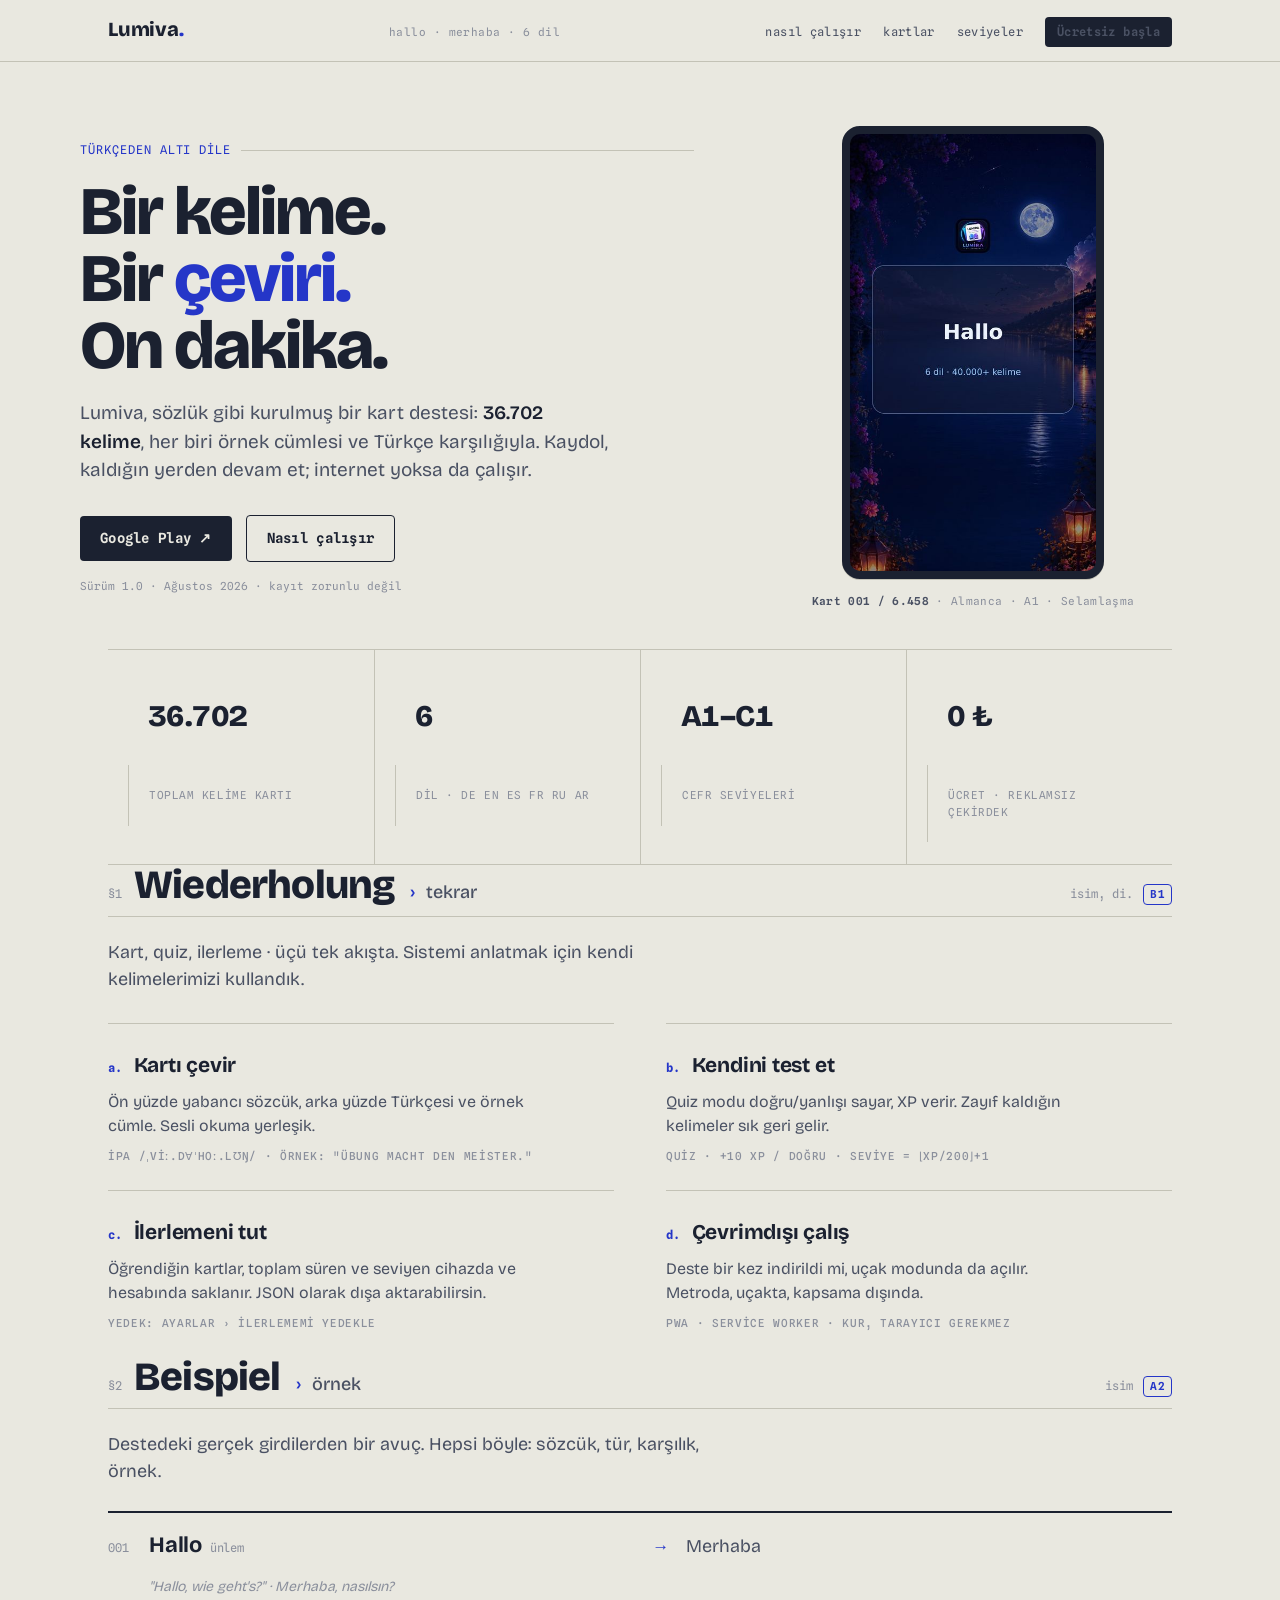
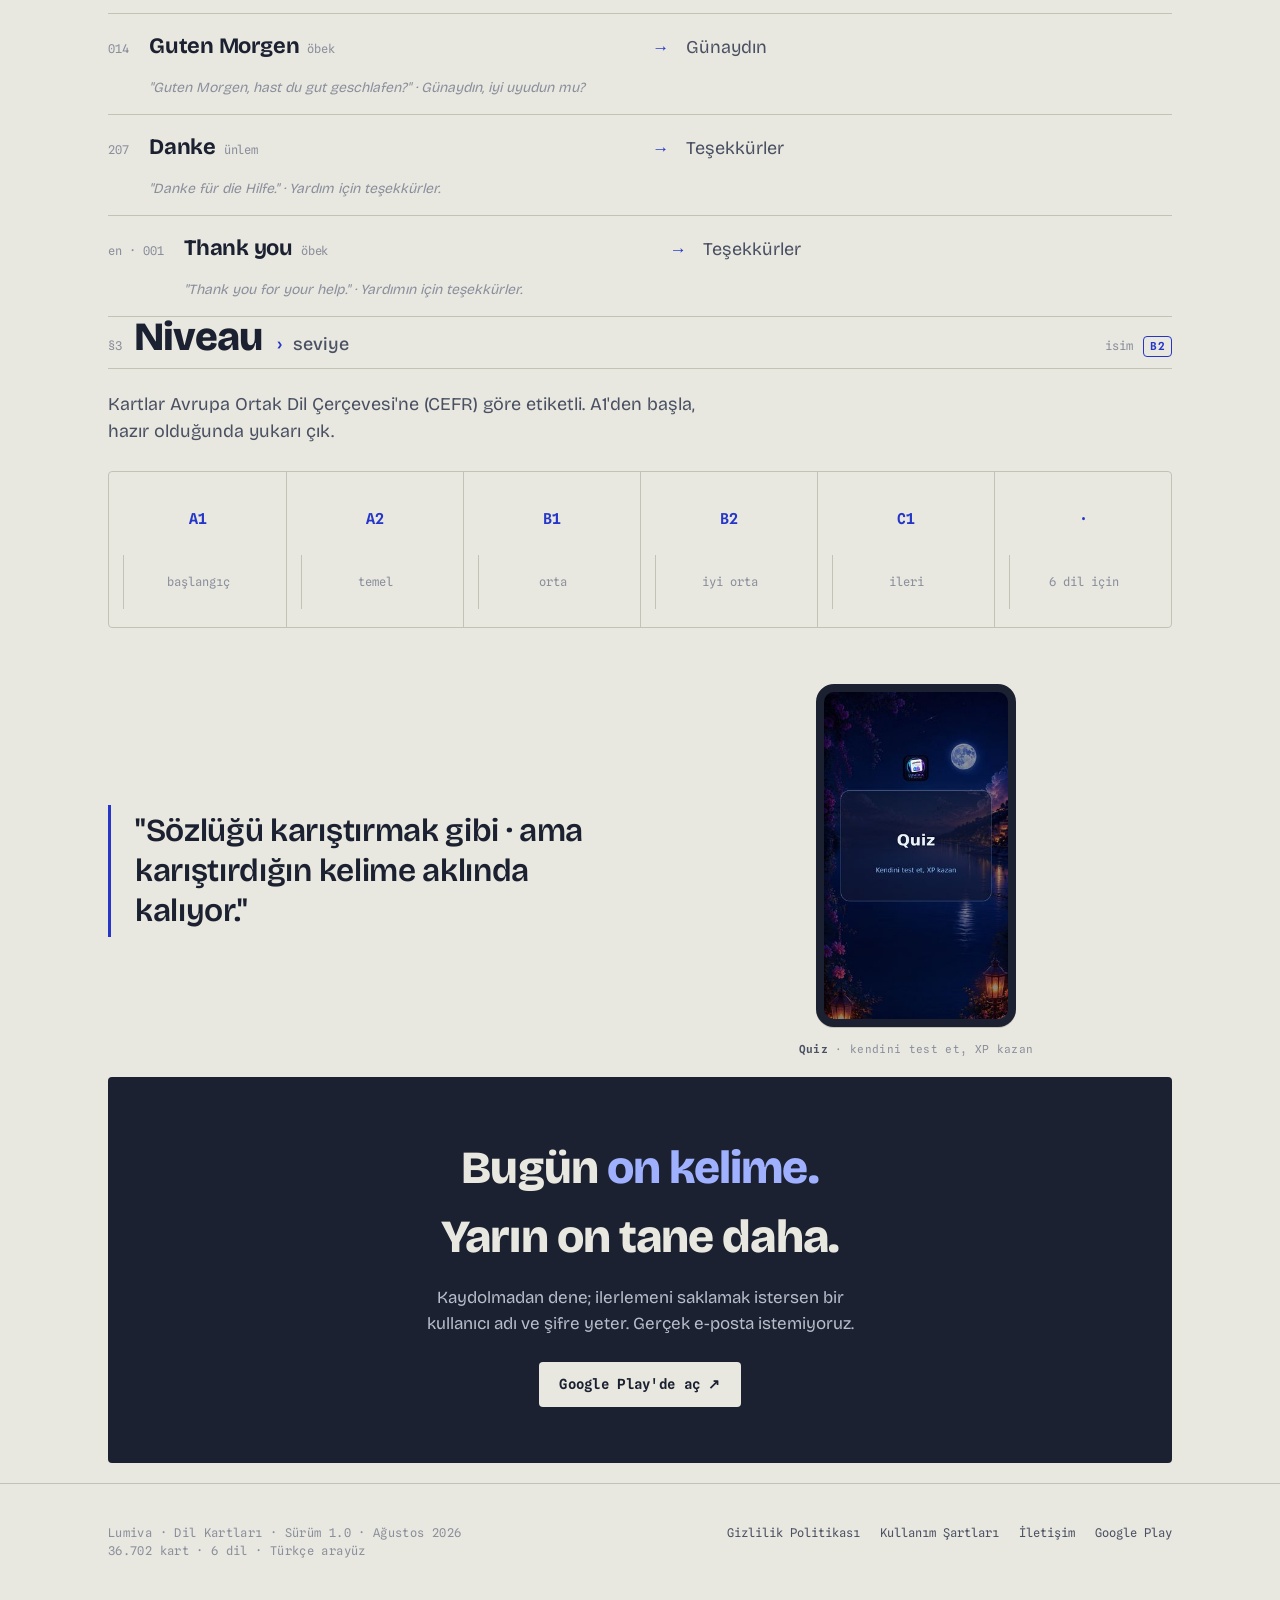
<file: lumiva-landing.html>
<!DOCTYPE html>
<html lang="tr">
<head>
<meta charset="UTF-8">
<meta name="viewport" content="width=device-width, initial-scale=1.0">
<title>Lumiva · Dil Kartları</title>
<meta name="description" content="Türkçeden 6 dile, 36.702 kelime kartı. Günde on dakika, sözlük gibi çalışan bir kart destesi.">
<link rel="preconnect" href="https://fonts.googleapis.com">
<link rel="preconnect" href="https://fonts.gstatic.com" crossorigin>
<link href="https://fonts.googleapis.com/css2?family=Bricolage+Grotesque:opsz,wght@12..96,400;12..96,500;12..96,600;12..96,700;12..96,800&family=Spline+Sans+Mono:wght@400;500;600&display=swap" rel="stylesheet">
<style>
  :root{
    --paper:#e9e8e0;       /* soğuk kağıt */
    --paper-2:#e2e1d7;     /* biraz koyu kağıt */
    --ink:#1b2130;         /* mürekkep siyah-mavisi */
    --ink-soft:#4a5163;    /* ikincil metin */
    --ink-faint:#8a8f9c;   /* etiket/gri */
    --accent:#2536c8;      /* tek aksan: mürekkep mavisi */
    --rule:#c3c2b6;        /* hairline (tek ton) */
    --r:4px;               /* TEK köşe yarıçapı */
    --mono:"Spline Sans Mono",ui-monospace,monospace;
    --disp:"Bricolage Grotesque",system-ui,sans-serif;
  }
  *{box-sizing:border-box;margin:0;padding:0}
  html{scroll-behavior:smooth}
  body{
    background:var(--paper);color:var(--ink);
    font-family:var(--disp);
    font-size:17px;line-height:1.5;
    -webkit-font-smoothing:antialiased;
    text-rendering:optimizeLegibility;
  }
  ::selection{background:var(--accent);color:var(--paper)}

  .wrap{max-width:1120px;margin:0 auto;padding:0 28px}

  /* ---- MONO ETİKET (kelime türü / seviye / telaffuz sistemi) ---- */
  .tag{font-family:var(--mono);font-size:11px;font-weight:500;
    letter-spacing:.06em;text-transform:uppercase;color:var(--ink-faint)}
  .lvl{font-family:var(--mono);font-size:11px;font-weight:600;
    color:var(--accent);border:1px solid var(--accent);
    border-radius:var(--r);padding:1px 6px;letter-spacing:.04em}
  .pos{font-family:var(--mono);font-size:12px;font-style:normal;
    color:var(--ink-faint)}
  .ipa{font-family:var(--mono);font-size:13px;color:var(--ink-soft)}

  /* ---- ÜST ÇUBUK: sözlük "guide words" ---- */
  header.top{border-bottom:1px solid var(--rule);position:sticky;top:0;
    background:var(--paper);z-index:20}
  .top-in{display:flex;align-items:baseline;justify-content:space-between;
    padding:14px 28px;max-width:1120px;margin:0 auto;gap:16px}
  .brand{font-weight:800;font-size:20px;letter-spacing:-.01em}
  .brand .dot{color:var(--accent)}
  .guide{font-family:var(--mono);font-size:11px;color:var(--ink-faint);
    letter-spacing:.04em}
  .top-nav{display:flex;gap:22px;align-items:baseline}
  .top-nav a{font-family:var(--mono);font-size:12px;color:var(--ink-soft);
    text-decoration:none;letter-spacing:.03em}
  .top-nav a:hover{color:var(--accent)}
  .top-cta{font-family:var(--mono);font-size:12px;font-weight:600;
    color:var(--paper);background:var(--ink);border-radius:var(--r);
    padding:6px 12px;text-decoration:none}
  .top-cta:hover{background:var(--accent)}
  @media(max-width:720px){.top-nav .hidem{display:none}}

  /* ---- SÖZLÜK GİRDİSİ BAŞLIK KALIBI ---- */
  .entry{display:grid;grid-template-columns:1fr auto;gap:6px 18px;
    align-items:baseline;border-bottom:1px solid var(--rule);
    padding-bottom:10px;margin-bottom:22px}
  .entry-head{display:flex;align-items:baseline;gap:12px;flex-wrap:wrap}
  .entry-num{font-family:var(--mono);font-size:12px;color:var(--ink-faint)}
  .entry-word{font-size:clamp(26px,4vw,40px);font-weight:800;
    letter-spacing:-.02em;line-height:1}
  .entry-tr{font-size:clamp(15px,2vw,18px);color:var(--ink-soft);
    font-weight:500}
  .entry-tr::before{content:"›";color:var(--accent);margin-right:8px;
    font-family:var(--mono)}
  .entry-meta{display:flex;gap:10px;align-items:center;justify-self:end}

  /* ---- HERO ---- */
  .hero{padding:64px 0 40px}
  .hero-grid{display:grid;grid-template-columns:1.15fr .85fr;gap:52px;
    align-items:center}
  @media(max-width:860px){.hero-grid{grid-template-columns:1fr;gap:36px}}
  .kicker{font-family:var(--mono);font-size:12px;letter-spacing:.08em;
    text-transform:uppercase;color:var(--accent);margin-bottom:20px;
    display:flex;gap:10px;align-items:center}
  .kicker::after{content:"";height:1px;flex:1;background:var(--rule)}
  h1.head{font-size:clamp(38px,6.2vw,68px);line-height:.98;
    letter-spacing:-.03em;font-weight:800;margin-bottom:20px}
  h1.head em{font-style:normal;color:var(--accent)}
  .lede{font-size:19px;color:var(--ink-soft);max-width:44ch;margin-bottom:30px}
  .lede b{color:var(--ink);font-weight:600}
  .cta-row{display:flex;gap:14px;align-items:center;flex-wrap:wrap}
  .btn{font-family:var(--mono);font-size:14px;font-weight:600;
    text-decoration:none;border-radius:var(--r);padding:12px 20px;
    display:inline-flex;gap:9px;align-items:center;letter-spacing:.02em}
  .btn-solid{background:var(--ink);color:var(--paper)}
  .btn-solid:hover{background:var(--accent)}
  .btn-line{border:1px solid var(--ink);color:var(--ink)}
  .btn-line:hover{border-color:var(--accent);color:var(--accent)}
  .cta-note{font-family:var(--mono);font-size:11px;color:var(--ink-faint)}

  /* ---- CİHAZ ÇERÇEVESİ (gerçek ekran) ---- */
  .device-col{display:flex;flex-direction:column;align-items:center;gap:14px}
  .device{position:relative;width:262px;max-width:80vw;
    border:8px solid var(--ink);border-radius:calc(var(--r) + 14px);
    overflow:hidden;background:var(--ink);
    box-shadow:0 1px 0 var(--rule)}
  .device img{display:block;width:100%;height:auto}
  .device-cap{font-family:var(--mono);font-size:11px;color:var(--ink-faint);
    text-align:center;letter-spacing:.03em}
  .device-cap b{color:var(--ink-soft);font-weight:600}

  /* ---- SAYAÇ ŞERİDİ (somut sayılar) ---- */
  .strip{border-top:1px solid var(--rule);border-bottom:1px solid var(--rule);
    display:grid;grid-template-columns:repeat(4,1fr)}
  .strip div{padding:22px 20px;border-left:1px solid var(--rule)}
  .strip div:first-child{border-left:none}
  .strip .n{font-size:30px;font-weight:800;letter-spacing:-.02em;
    font-variant-numeric:tabular-nums}
  .strip .l{font-family:var(--mono);font-size:11px;color:var(--ink-faint);
    letter-spacing:.05em;text-transform:uppercase;margin-top:4px}
  @media(max-width:720px){.strip{grid-template-columns:repeat(2,1fr)}
    .strip div:nth-child(3){border-left:none}}

  /* ---- BÖLÜM ---- */
  section{padding:70px 0}
  .sec-lead{max-width:52ch;color:var(--ink-soft);font-size:18px;
    margin-top:2px}

  /* ---- ÖZELLİK: sözlük girdisi listesi ---- */
  .feat{display:grid;grid-template-columns:1fr 1fr;gap:0 52px}
  @media(max-width:760px){.feat{grid-template-columns:1fr}}
  .feat-item{padding:26px 0;border-top:1px solid var(--rule)}
  .feat-item h3{font-size:21px;font-weight:700;letter-spacing:-.01em;
    display:flex;align-items:baseline;gap:12px;margin-bottom:8px}
  .feat-item .idx{font-family:var(--mono);font-size:12px;color:var(--accent)}
  .feat-item p{color:var(--ink-soft);font-size:16px;max-width:42ch}
  .feat-item .f+tr{font-family:var(--mono);font-size:12px;
    color:var(--ink-faint);margin-top:10px}

  /* ---- İKİ DİLLİ ÖRNEK KART SATIRLARI ---- */
  .cards{border-top:2px solid var(--ink)}
  .card-row{display:grid;grid-template-columns:auto 1fr auto 1fr;gap:20px;
    align-items:baseline;padding:16px 0;border-bottom:1px solid var(--rule)}
  .card-row .num{font-family:var(--mono);font-size:12px;color:var(--ink-faint)}
  .card-row .src{font-size:22px;font-weight:700;letter-spacing:-.01em}
  .card-row .src .p{font-family:var(--mono);font-size:12px;
    color:var(--ink-faint);font-weight:400;margin-left:8px}
  .card-row .arrow{font-family:var(--mono);color:var(--accent)}
  .card-row .dst{font-size:18px;color:var(--ink-soft)}
  .card-row .ex{grid-column:2/5;font-size:14px;color:var(--ink-faint);
    font-style:italic;margin-top:-6px}
  @media(max-width:680px){
    .card-row{grid-template-columns:auto 1fr;gap:4px 14px}
    .card-row .arrow,.card-row .dst{grid-column:2}
    .card-row .ex{grid-column:1/3}
  }

  /* ---- CEFR ÇİZELGESİ ---- */
  .levels{display:grid;grid-template-columns:repeat(6,1fr);gap:0;
    border:1px solid var(--rule);border-radius:var(--r);overflow:hidden;
    margin-top:26px}
  .levels div{padding:18px 14px;border-left:1px solid var(--rule);
    text-align:center}
  .levels div:first-child{border-left:none}
  .levels .lc{font-family:var(--mono);font-weight:600;font-size:15px;
    color:var(--accent)}
  .levels .ln{font-size:12px;color:var(--ink-faint);margin-top:6px;
    font-family:var(--mono)}
  @media(max-width:640px){.levels{grid-template-columns:repeat(3,1fr)}
    .levels div:nth-child(4){border-left:none}}

  /* ---- ALINTI ---- */
  .quote{border-left:3px solid var(--accent);padding:6px 0 6px 24px;
    font-size:clamp(22px,3.4vw,32px);font-weight:600;letter-spacing:-.01em;
    max-width:26ch;line-height:1.25}
  .quote-by{font-family:var(--mono);font-size:12px;color:var(--ink-faint);
    margin-top:16px;letter-spacing:.03em}

  /* ---- KAPANIŞ CTA ---- */
  .close{background:var(--ink);color:var(--paper);border-radius:var(--r);
    padding:56px 44px;text-align:center;margin:20px 0}
  .close h2{font-size:clamp(28px,5vw,46px);font-weight:800;
    letter-spacing:-.02em;margin-bottom:14px;color:var(--paper)}
  .close h2 em{font-style:normal;color:#9fb0ff}
  .close p{color:#b8bccb;max-width:40ch;margin:0 auto 26px;font-size:17px}
  .close .btn-solid{background:var(--paper);color:var(--ink)}
  .close .btn-solid:hover{background:#9fb0ff;color:var(--ink)}

  /* ---- ALT BİLGİ (şartlar + gizlilik ZORUNLU) ---- */
  footer{border-top:1px solid var(--rule);padding:40px 0 60px;
    font-family:var(--mono);font-size:12px;color:var(--ink-faint)}
  .foot-in{display:flex;justify-content:space-between;gap:20px;
    flex-wrap:wrap;align-items:baseline}
  footer a{color:var(--ink-soft);text-decoration:none}
  footer a:hover{color:var(--accent)}
  .foot-links{display:flex;gap:20px;flex-wrap:wrap}
  .foot-meta{letter-spacing:.03em}

  :focus-visible{outline:2px solid var(--accent);outline-offset:2px}
  @media(prefers-reduced-motion:no-preference){
    .device{transition:transform .5s cubic-bezier(.2,.7,.2,1)}
    .device:hover{transform:translateY(-4px)}
  }
</style>
</head>
<body>

<header class="top">
  <div class="top-in">
    <div class="brand">Lumiva<span class="dot">.</span></div>
    <div class="guide hidem">hallo · merhaba · 6 dil</div>
    <nav class="top-nav">
      <a href="#nasil" class="hidem">nasıl çalışır</a>
      <a href="#kartlar" class="hidem">kartlar</a>
      <a href="#seviye" class="hidem">seviyeler</a>
      <a href="#indir" class="top-cta">Ücretsiz başla</a>
    </nav>
  </div>
</header>

<main>
<!-- ============================ HERO ============================ -->
<div class="wrap hero">
  <div class="hero-grid">
    <div>
      <div class="kicker">Türkçeden altı dile</div>
      <h1 class="head">Bir kelime.<br>Bir <em>çeviri.</em><br>On dakika.</h1>
      <p class="lede">Lumiva, sözlük gibi kurulmuş bir kart destesi:
        <b>36.702 kelime</b>, her biri örnek cümlesi ve Türkçe karşılığıyla.
        Kaydol, kaldığın yerden devam et; internet yoksa da çalışır.</p>
      <div class="cta-row">
        <a href="#indir" class="btn btn-solid">Google Play ↗</a>
        <a href="#nasil" class="btn btn-line">Nasıl çalışır</a>
      </div>
      <p class="cta-note" style="margin-top:16px">Sürüm 1.0 · Ağustos 2026 · kayıt zorunlu değil</p>
    </div>
    <div class="device-col">
      <div class="device">
        <img alt="Lumiva uygulaması · Almanca 'Hallo' kartı" src="[data-uri]">
      </div>
      <p class="device-cap"><b>Kart 001 / 6.458</b> · Almanca · A1 · Selamlaşma</p>
    </div>
  </div>
</div>

<!-- ======================= SAYAÇ ŞERİDİ ======================= -->
<div class="wrap">
  <div class="strip">
    <div><div class="n">36.702</div><div class="l">toplam kelime kartı</div></div>
    <div><div class="n">6</div><div class="l">dil · de en es fr ru ar</div></div>
    <div><div class="n">A1–C1</div><div class="l">CEFR seviyeleri</div></div>
    <div><div class="n">0 ₺</div><div class="l">ücret · reklamsız çekirdek</div></div>
  </div>
</div>

<!-- ======================= NASIL ÇALIŞIR ======================= -->
<section id="nasil" class="wrap">
  <div class="entry">
    <div class="entry-head">
      <span class="entry-num">§1</span>
      <span class="entry-word">Wiederholung</span>
      <span class="entry-tr">tekrar</span>
    </div>
    <div class="entry-meta"><span class="pos">isim, di.</span><span class="lvl">B1</span></div>
  </div>
  <p class="sec-lead">Kart, quiz, ilerleme · üçü tek akışta. Sistemi anlatmak
    için kendi kelimelerimizi kullandık.</p>

  <div class="feat" style="margin-top:30px">
    <div class="feat-item">
      <h3><span class="idx">a.</span>Kartı çevir</h3>
      <p>Ön yüzde yabancı sözcük, arka yüzde Türkçesi ve örnek cümle.
        Sesli okuma yerleşik.</p>
      <div class="tag" style="margin-top:10px">ipa /ˌviː.dɐˈhoː.lʊŋ/ · örnek: "Übung macht den Meister."</div>
    </div>
    <div class="feat-item">
      <h3><span class="idx">b.</span>Kendini test et</h3>
      <p>Quiz modu doğru/yanlışı sayar, XP verir. Zayıf kaldığın
        kelimeler sık geri gelir.</p>
      <div class="tag" style="margin-top:10px">quiz · +10 XP / doğru · seviye = ⌊XP/200⌋+1</div>
    </div>
    <div class="feat-item">
      <h3><span class="idx">c.</span>İlerlemeni tut</h3>
      <p>Öğrendiğin kartlar, toplam süren ve seviyen cihazda ve
        hesabında saklanır. JSON olarak dışa aktarabilirsin.</p>
      <div class="tag" style="margin-top:10px">yedek: Ayarlar › İlerlememi yedekle</div>
    </div>
    <div class="feat-item">
      <h3><span class="idx">d.</span>Çevrimdışı çalış</h3>
      <p>Deste bir kez indirildi mi, uçak modunda da açılır. Metroda,
        uçakta, kapsama dışında.</p>
      <div class="tag" style="margin-top:10px">pwa · service worker · kur, tarayıcı gerekmez</div>
    </div>
  </div>
</section>

<!-- ======================= ÖRNEK KARTLAR ======================= -->
<section id="kartlar" class="wrap">
  <div class="entry">
    <div class="entry-head">
      <span class="entry-num">§2</span>
      <span class="entry-word">Beispiel</span>
      <span class="entry-tr">örnek</span>
    </div>
    <div class="entry-meta"><span class="pos">isim</span><span class="lvl">A2</span></div>
  </div>
  <p class="sec-lead">Destedeki gerçek girdilerden bir avuç. Hepsi böyle:
    sözcük, tür, karşılık, örnek.</p>

  <div class="cards" style="margin-top:26px">
    <div class="card-row">
      <span class="num">001</span>
      <span class="src">Hallo<span class="p">ünlem</span></span>
      <span class="arrow">→</span>
      <span class="dst">Merhaba</span>
      <span class="ex">"Hallo, wie geht's?" · Merhaba, nasılsın?</span>
    </div>
    <div class="card-row">
      <span class="num">014</span>
      <span class="src">Guten Morgen<span class="p">öbek</span></span>
      <span class="arrow">→</span>
      <span class="dst">Günaydın</span>
      <span class="ex">"Guten Morgen, hast du gut geschlafen?" · Günaydın, iyi uyudun mu?</span>
    </div>
    <div class="card-row">
      <span class="num">207</span>
      <span class="src">Danke<span class="p">ünlem</span></span>
      <span class="arrow">→</span>
      <span class="dst">Teşekkürler</span>
      <span class="ex">"Danke für die Hilfe." · Yardım için teşekkürler.</span>
    </div>
    <div class="card-row">
      <span class="num">en · 001</span>
      <span class="src">Thank you<span class="p">öbek</span></span>
      <span class="arrow">→</span>
      <span class="dst">Teşekkürler</span>
      <span class="ex">"Thank you for your help." · Yardımın için teşekkürler.</span>
    </div>
  </div>
</section>

<!-- ======================= SEVİYELER ======================= -->
<section id="seviye" class="wrap">
  <div class="entry">
    <div class="entry-head">
      <span class="entry-num">§3</span>
      <span class="entry-word">Niveau</span>
      <span class="entry-tr">seviye</span>
    </div>
    <div class="entry-meta"><span class="pos">isim</span><span class="lvl">B2</span></div>
  </div>
  <p class="sec-lead">Kartlar Avrupa Ortak Dil Çerçevesi'ne (CEFR) göre
    etiketli. A1'den başla, hazır olduğunda yukarı çık.</p>

  <div class="levels">
    <div><div class="lc">A1</div><div class="ln">başlangıç</div></div>
    <div><div class="lc">A2</div><div class="ln">temel</div></div>
    <div><div class="lc">B1</div><div class="ln">orta</div></div>
    <div><div class="lc">B2</div><div class="ln">iyi orta</div></div>
    <div><div class="lc">C1</div><div class="ln">ileri</div></div>
    <div><div class="lc">·</div><div class="ln">6 dil için</div></div>
  </div>

  <div style="display:grid;grid-template-columns:1fr 1fr;gap:40px;margin-top:56px;align-items:center">
    <div class="quote">"Sözlüğü karıştırmak gibi · ama karıştırdığın kelime aklında kalıyor."</div>
    <div class="device-col">
      <div class="device" style="width:200px">
        <img alt="Lumiva · Quiz ekranı" src="[data-uri]">
      </div>
      <p class="device-cap"><b>Quiz</b> · kendini test et, XP kazan</p>
    </div>
  </div>
</section>

<!-- ======================= KAPANIŞ ======================= -->
<div class="wrap" id="indir">
  <div class="close">
    <h2>Bugün <em>on kelime.</em><br>Yarın on tane daha.</h2>
    <p>Kaydolmadan dene; ilerlemeni saklamak istersen bir kullanıcı adı
      ve şifre yeter. Gerçek e-posta istemiyoruz.</p>
    <a href="#" class="btn btn-solid">Google Play'de aç ↗</a>
  </div>
</div>
</main>

<!-- ======================= ALT BİLGİ ======================= -->
<footer>
  <div class="wrap foot-in">
    <div class="foot-meta">
      Lumiva · Dil Kartları · Sürüm 1.0 · Ağustos 2026<br>
      36.702 kart · 6 dil · Türkçe arayüz
    </div>
    <div class="foot-links">
      <a href="./privacy/">Gizlilik Politikası</a>
      <a href="#sartlar">Kullanım Şartları</a>
      <a href="https://www.instagram.com/">İletişim</a>
      <a href="#indir">Google Play</a>
    </div>
  </div>
</footer>

</body>
</html>
</file>
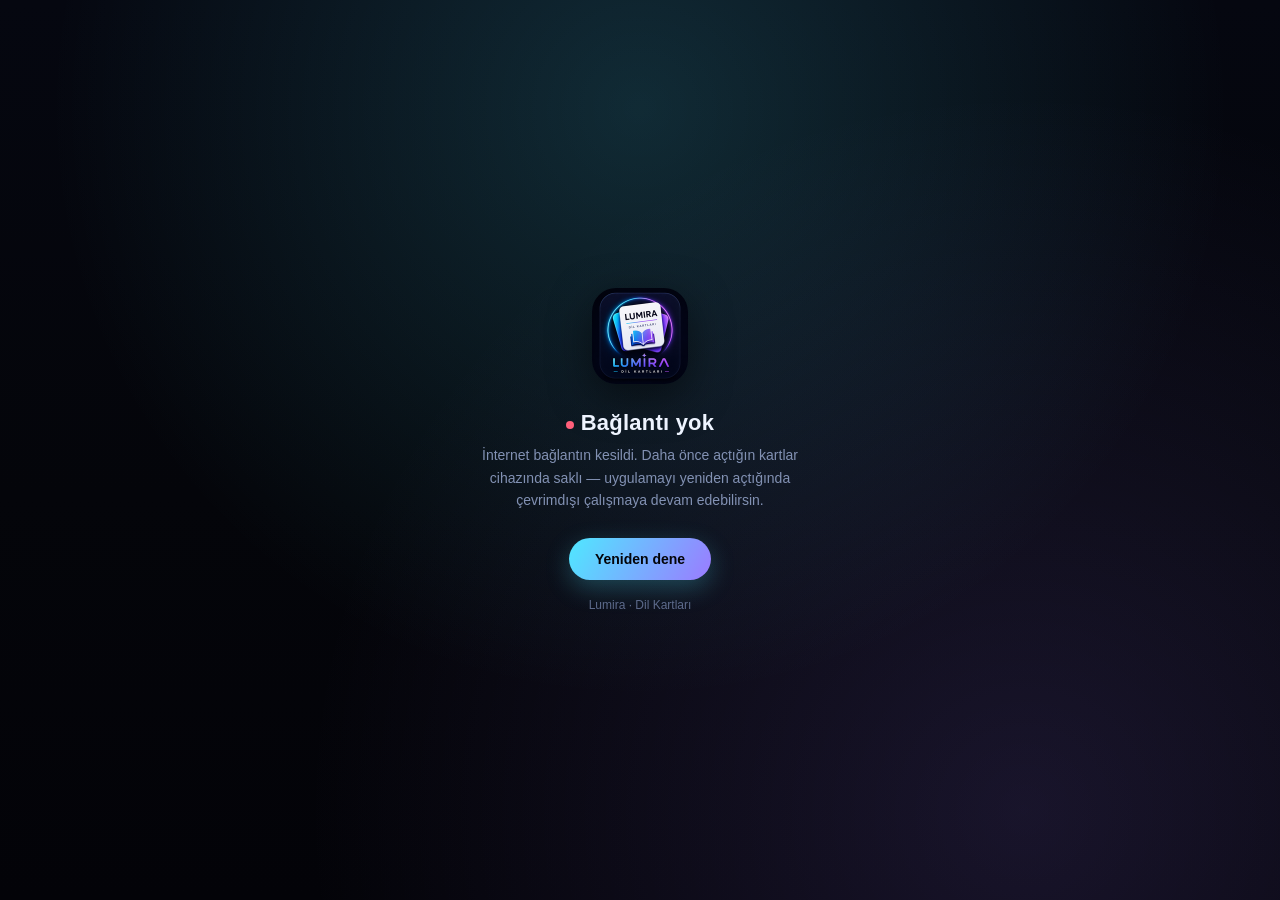
<file: offline.html>
<!DOCTYPE html>
<html lang="tr">
<head>
<meta charset="UTF-8">
<meta name="viewport" content="width=device-width, initial-scale=1.0, viewport-fit=cover">
<meta name="theme-color" content="#04050a">
<title>Çevrimdışısın · Dil Kartları</title>
<style>
  *{box-sizing:border-box;}
  html,body{margin:0;height:100%;}
  body{
    background:
      radial-gradient(circle at 50% 12%, rgba(79,232,255,.16), transparent 58%),
      radial-gradient(circle at 80% 90%, rgba(155,123,255,.14), transparent 55%),
      linear-gradient(180deg,#050710,#04050a 55%,#030308);
    color:#eef4ff;
    font-family:-apple-system,BlinkMacSystemFont,'Segoe UI',sans-serif;
    display:flex;align-items:center;justify-content:center;
    padding:calc(24px + env(safe-area-inset-top)) 22px calc(24px + env(safe-area-inset-bottom));
    text-align:center;
  }
  .box{max-width:360px;}
  img{width:96px;height:96px;border-radius:24px;box-shadow:0 12px 40px rgba(0,0,0,.5);}
  h1{font-size:22px;margin:22px 0 8px;letter-spacing:.01em;}
  p{color:#8291b3;font-size:14px;line-height:1.6;margin:0 0 26px;}
  button{
    font:inherit;font-weight:700;font-size:14px;
    padding:13px 26px;border-radius:999px;cursor:pointer;
    color:#04050a;border:0;
    background:linear-gradient(120deg,#4fe8ff,#9b7bff);
    box-shadow:0 8px 24px rgba(79,232,255,.25);
  }
  .dot{
    display:inline-block;width:8px;height:8px;border-radius:50%;
    background:#ff5f7a;margin-right:7px;vertical-align:1px;
    animation:pulse 1.8s ease-in-out infinite;
  }
  @keyframes pulse{0%,100%{opacity:.4;}50%{opacity:1;}}
  small{display:block;margin-top:18px;color:#5d6b8c;font-size:12px;}
</style>
</head>
<body>
  <div class="box">
    <img src="icon-192.png" alt="Dil Kartları">
    <h1><span class="dot"></span>Bağlantı yok</h1>
    <p>İnternet bağlantın kesildi. Daha önce açtığın kartlar cihazında saklı —
       uygulamayı yeniden açtığında çevrimdışı çalışmaya devam edebilirsin.</p>
    <button onclick="location.replace('./')">Yeniden dene</button>
    <small>Lumira · Dil Kartları</small>
  </div>
<script>
  addEventListener('online', () => location.replace('./'));
  setInterval(() => { if (navigator.onLine) location.replace('./'); }, 4000);
</script>
</body>
</html>
</file>
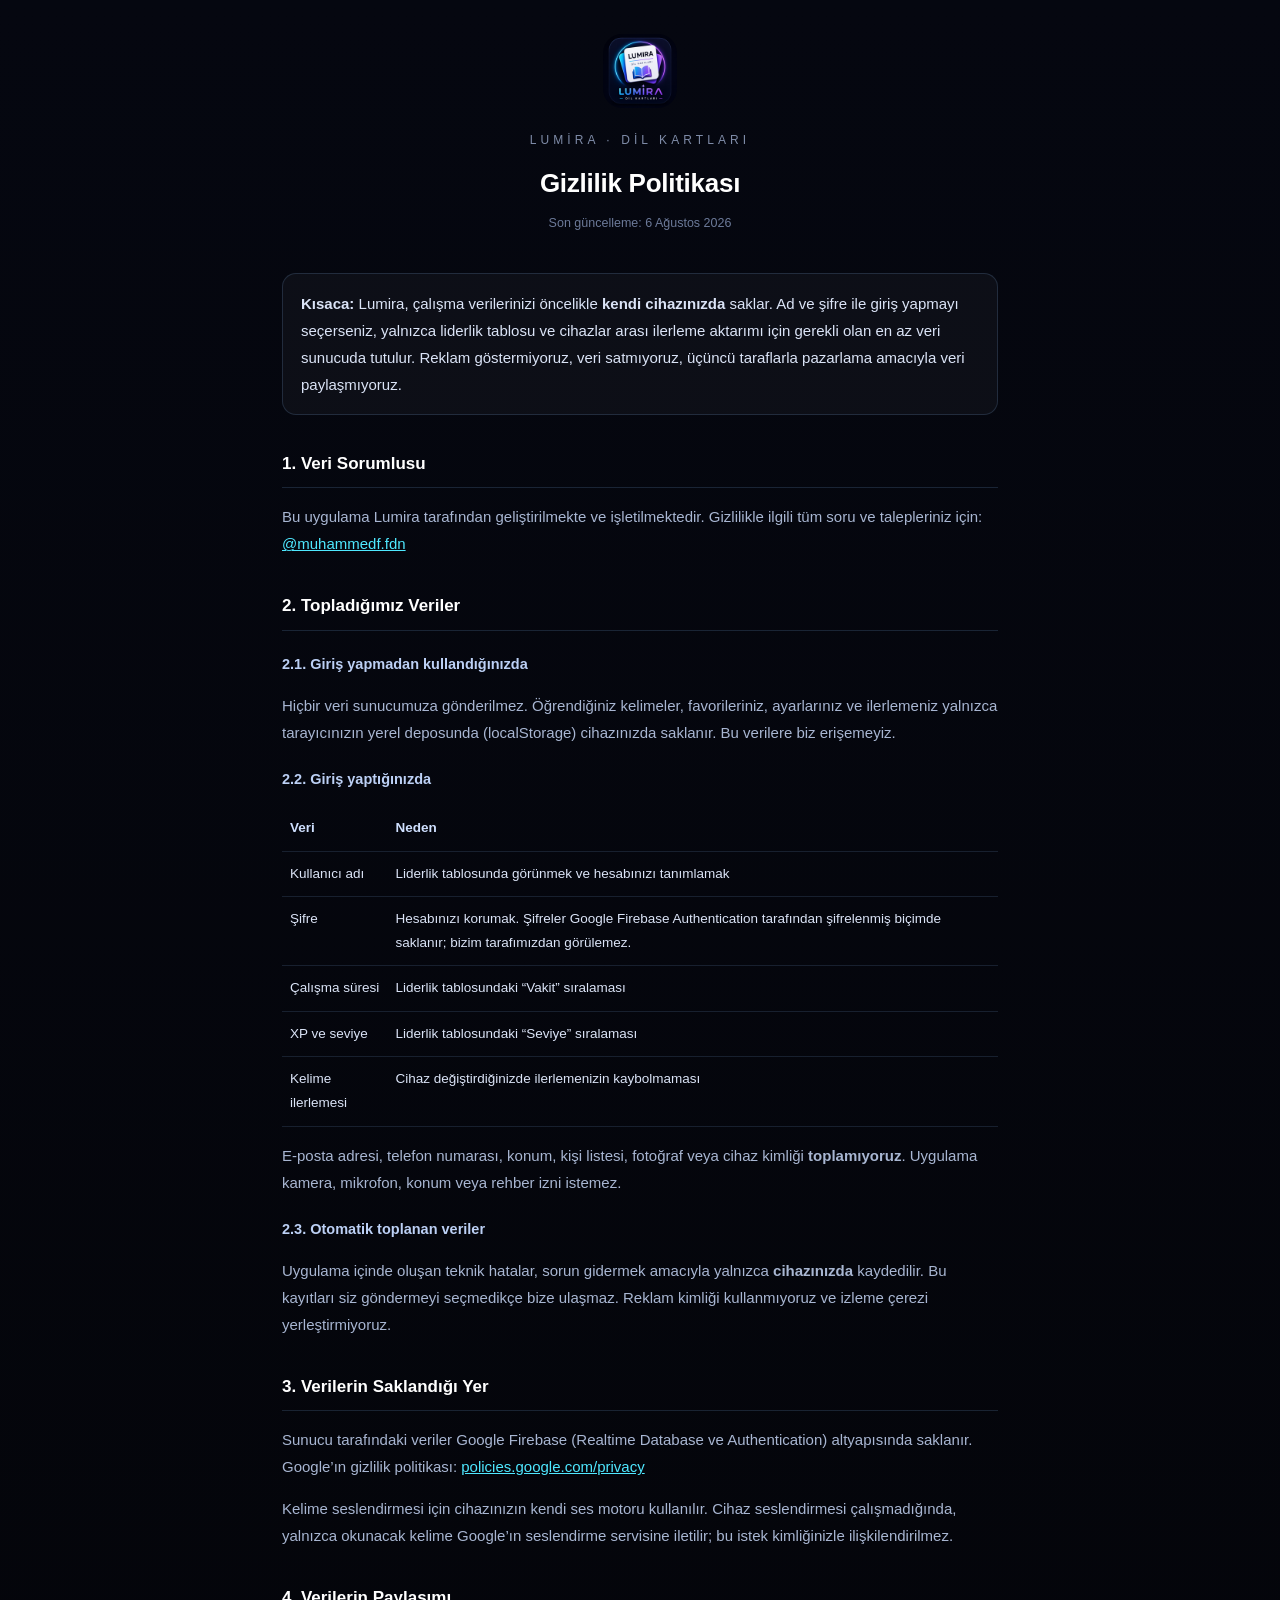
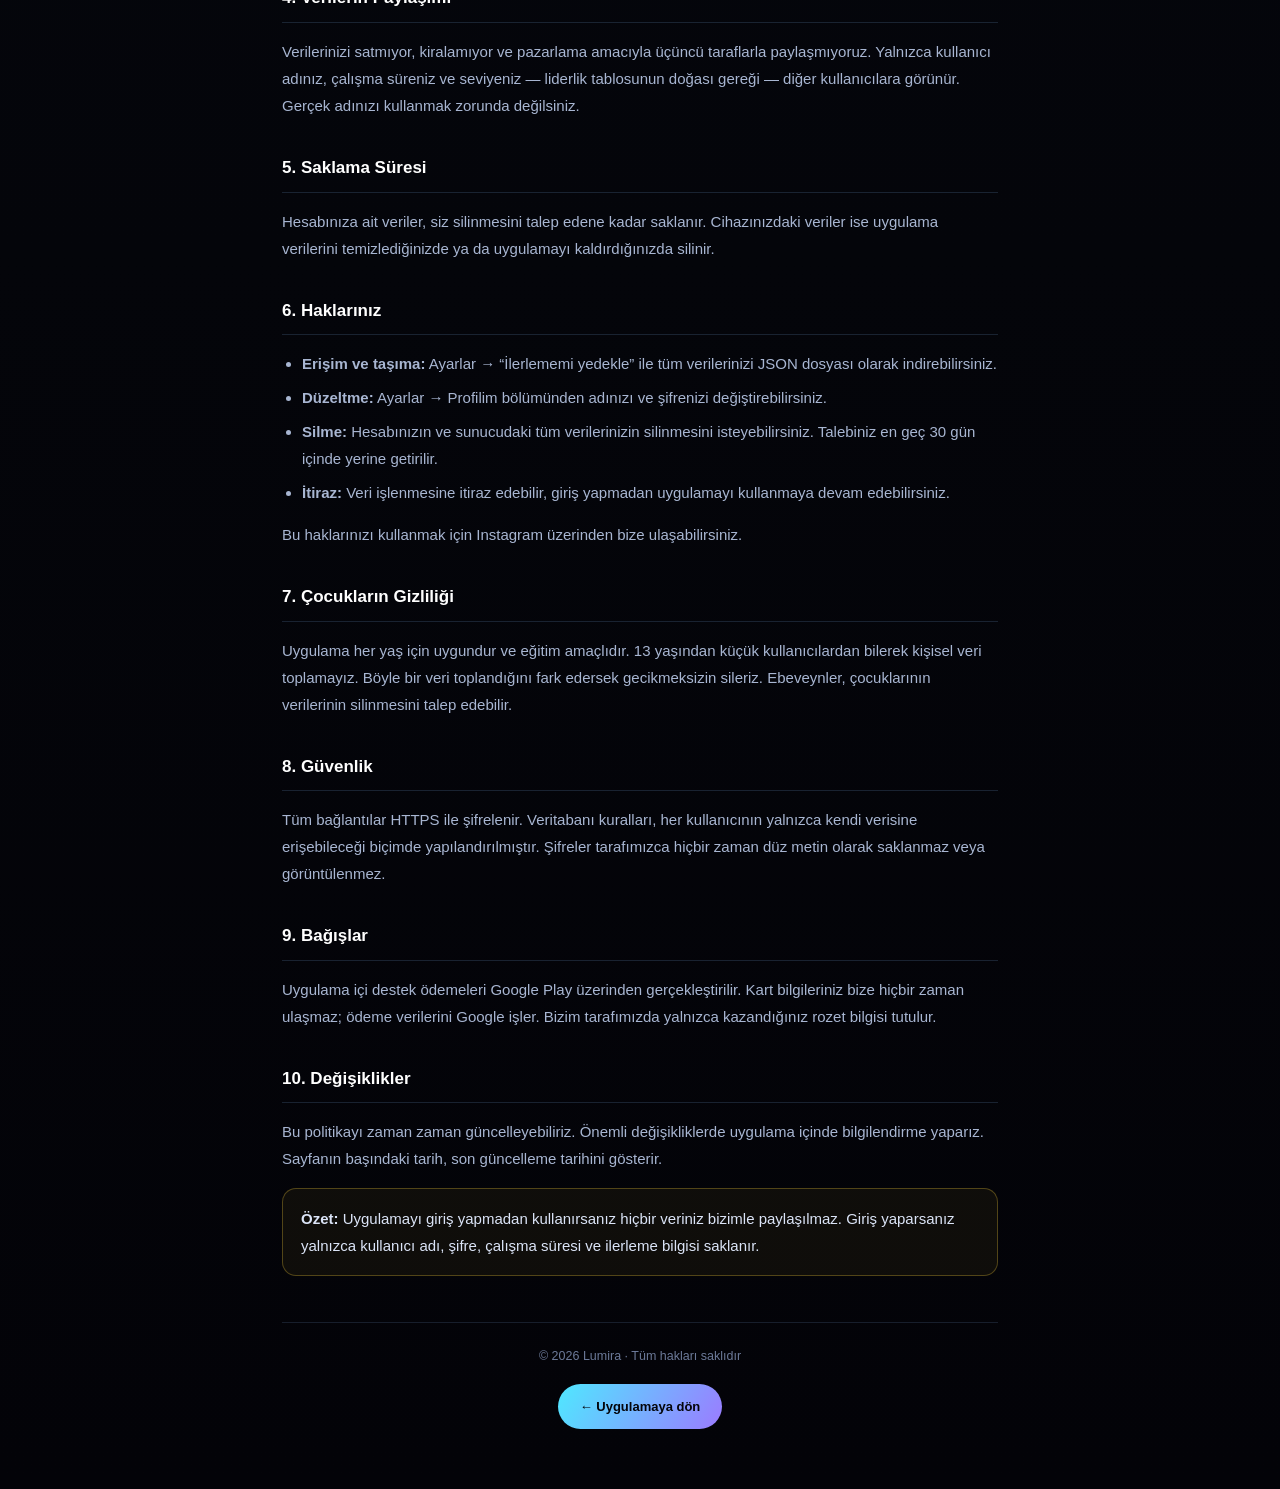
<file: privacy-index.html>
<!DOCTYPE html>
<html lang="tr">
<head>
<meta charset="UTF-8">
<meta name="viewport" content="width=device-width, initial-scale=1.0, viewport-fit=cover">
<meta name="theme-color" content="#04050a">
<meta name="description" content="Lumira | Dil Kartları gizlilik politikası — hangi verileri topluyoruz, nasıl kullanıyoruz ve haklarınız.">
<title>Gizlilik Politikası · Lumira | Dil Kartları</title>
<link rel="icon" href="../favicon.ico">
<style>
  *{box-sizing:border-box;}
  body{
    margin:0; padding:0;
    background:linear-gradient(180deg,#050710,#04050a 60%,#030308);
    color:#dbe4f7;
    font-family:-apple-system,BlinkMacSystemFont,'Segoe UI',Roboto,sans-serif;
    font-size:15px; line-height:1.8;
    -webkit-text-size-adjust:100%;
  }
  .wrap{
    max-width:760px; margin:0 auto;
    padding:calc(34px + env(safe-area-inset-top)) 22px calc(60px + env(safe-area-inset-bottom));
  }
  header{text-align:center; margin-bottom:38px;}
  header img{width:74px; height:74px; border-radius:19px;}
  .brand{
    margin-top:14px; font-size:12px; letter-spacing:.34em;
    color:#7f8ca8; text-transform:uppercase;
  }
  h1{font-size:26px; margin:8px 0 6px; color:#fff; letter-spacing:-.01em;}
  .updated{font-size:12.5px; color:#6c7a99;}
  h2{
    font-size:17px; color:#fff; margin:34px 0 10px;
    padding-bottom:8px; border-bottom:1px solid rgba(140,190,255,.16);
  }
  h3{font-size:14.5px; color:#bcd0f5; margin:20px 0 6px;}
  p,li{color:#a8b6d2;}
  ul{padding-left:20px;}
  li{margin-bottom:7px;}
  a{color:#4fe8ff;}
  .box{
    background:rgba(255,255,255,.035);
    border:1px solid rgba(140,190,255,.16);
    border-radius:14px; padding:16px 18px; margin:16px 0;
  }
  .box.warn{border-color:rgba(255,210,59,.28); background:rgba(255,210,59,.05);}
  table{width:100%; border-collapse:collapse; margin:14px 0; font-size:13.5px;}
  th,td{text-align:left; padding:10px 8px; border-bottom:1px solid rgba(140,190,255,.14); vertical-align:top;}
  th{color:#cfe0ff; font-weight:700;}
  footer{
    margin-top:46px; padding-top:22px;
    border-top:1px solid rgba(140,190,255,.14);
    text-align:center; font-size:12.5px; color:#6c7a99;
  }
  .back{
    display:inline-block; margin-top:16px; padding:11px 22px;
    border-radius:999px; text-decoration:none; font-weight:700; font-size:13px;
    color:#04050a; background:linear-gradient(120deg,#4fe8ff,#9b7bff);
  }
</style>
</head>
<body>
<div class="wrap">

  <header>
    <img src="../icon-192.png" alt="Lumira">
    <div class="brand">Lumira · Dil Kartları</div>
    <h1>Gizlilik Politikası</h1>
    <div class="updated">Son güncelleme: 6 Ağustos 2026</div>
  </header>

  <div class="box">
    <b>Kısaca:</b> Lumira, çalışma verilerinizi öncelikle <b>kendi cihazınızda</b> saklar.
    Ad ve şifre ile giriş yapmayı seçerseniz, yalnızca liderlik tablosu ve
    cihazlar arası ilerleme aktarımı için gerekli olan en az veri sunucuda tutulur.
    Reklam göstermiyoruz, veri satmıyoruz, üçüncü taraflarla pazarlama amacıyla
    veri paylaşmıyoruz.
  </div>

  <h2>1. Veri Sorumlusu</h2>
  <p>
    Bu uygulama Lumira tarafından geliştirilmekte ve işletilmektedir.
    Gizlilikle ilgili tüm soru ve talepleriniz için:
    <a href="https://www.instagram.com/muhammedf.fdn" target="_blank" rel="noopener">@muhammedf.fdn</a>
  </p>

  <h2>2. Topladığımız Veriler</h2>

  <h3>2.1. Giriş yapmadan kullandığınızda</h3>
  <p>
    Hiçbir veri sunucumuza gönderilmez. Öğrendiğiniz kelimeler, favorileriniz,
    ayarlarınız ve ilerlemeniz yalnızca tarayıcınızın yerel deposunda
    (localStorage) cihazınızda saklanır. Bu verilere biz erişemeyiz.
  </p>

  <h3>2.2. Giriş yaptığınızda</h3>
  <table>
    <tr><th>Veri</th><th>Neden</th></tr>
    <tr><td>Kullanıcı adı</td><td>Liderlik tablosunda görünmek ve hesabınızı tanımlamak</td></tr>
    <tr><td>Şifre</td><td>Hesabınızı korumak. Şifreler Google Firebase Authentication tarafından şifrelenmiş biçimde saklanır; bizim tarafımızdan görülemez.</td></tr>
    <tr><td>Çalışma süresi</td><td>Liderlik tablosundaki “Vakit” sıralaması</td></tr>
    <tr><td>XP ve seviye</td><td>Liderlik tablosundaki “Seviye” sıralaması</td></tr>
    <tr><td>Kelime ilerlemesi</td><td>Cihaz değiştirdiğinizde ilerlemenizin kaybolmaması</td></tr>
  </table>
  <p>
    E-posta adresi, telefon numarası, konum, kişi listesi, fotoğraf veya
    cihaz kimliği <b>toplamıyoruz</b>. Uygulama kamera, mikrofon, konum veya
    rehber izni istemez.
  </p>

  <h3>2.3. Otomatik toplanan veriler</h3>
  <p>
    Uygulama içinde oluşan teknik hatalar, sorun gidermek amacıyla yalnızca
    <b>cihazınızda</b> kaydedilir. Bu kayıtları siz göndermeyi seçmedikçe
    bize ulaşmaz. Reklam kimliği kullanmıyoruz ve izleme çerezi yerleştirmiyoruz.
  </p>

  <h2>3. Verilerin Saklandığı Yer</h2>
  <p>
    Sunucu tarafındaki veriler Google Firebase (Realtime Database ve
    Authentication) altyapısında saklanır. Google’ın gizlilik politikası:
    <a href="https://policies.google.com/privacy" target="_blank" rel="noopener">policies.google.com/privacy</a>
  </p>
  <p>
    Kelime seslendirmesi için cihazınızın kendi ses motoru kullanılır. Cihaz
    seslendirmesi çalışmadığında, yalnızca okunacak kelime Google’ın
    seslendirme servisine iletilir; bu istek kimliğinizle ilişkilendirilmez.
  </p>

  <h2>4. Verilerin Paylaşımı</h2>
  <p>
    Verilerinizi satmıyor, kiralamıyor ve pazarlama amacıyla üçüncü taraflarla
    paylaşmıyoruz. Yalnızca kullanıcı adınız, çalışma süreniz ve seviyeniz —
    liderlik tablosunun doğası gereği — diğer kullanıcılara görünür.
    Gerçek adınızı kullanmak zorunda değilsiniz.
  </p>

  <h2>5. Saklama Süresi</h2>
  <p>
    Hesabınıza ait veriler, siz silinmesini talep edene kadar saklanır.
    Cihazınızdaki veriler ise uygulama verilerini temizlediğinizde ya da
    uygulamayı kaldırdığınızda silinir.
  </p>

  <h2>6. Haklarınız</h2>
  <ul>
    <li><b>Erişim ve taşıma:</b> Ayarlar → “İlerlememi yedekle” ile tüm verilerinizi JSON dosyası olarak indirebilirsiniz.</li>
    <li><b>Düzeltme:</b> Ayarlar → Profilim bölümünden adınızı ve şifrenizi değiştirebilirsiniz.</li>
    <li><b>Silme:</b> Hesabınızın ve sunucudaki tüm verilerinizin silinmesini isteyebilirsiniz. Talebiniz en geç 30 gün içinde yerine getirilir.</li>
    <li><b>İtiraz:</b> Veri işlenmesine itiraz edebilir, giriş yapmadan uygulamayı kullanmaya devam edebilirsiniz.</li>
  </ul>
  <p>
    Bu haklarınızı kullanmak için Instagram üzerinden bize ulaşabilirsiniz.
  </p>

  <h2>7. Çocukların Gizliliği</h2>
  <p>
    Uygulama her yaş için uygundur ve eğitim amaçlıdır. 13 yaşından küçük
    kullanıcılardan bilerek kişisel veri toplamayız. Böyle bir veri toplandığını
    fark edersek gecikmeksizin sileriz. Ebeveynler, çocuklarının verilerinin
    silinmesini talep edebilir.
  </p>

  <h2>8. Güvenlik</h2>
  <p>
    Tüm bağlantılar HTTPS ile şifrelenir. Veritabanı kuralları, her kullanıcının
    yalnızca kendi verisine erişebileceği biçimde yapılandırılmıştır. Şifreler
    tarafımızca hiçbir zaman düz metin olarak saklanmaz veya görüntülenmez.
  </p>

  <h2>9. Bağışlar</h2>
  <p>
    Uygulama içi destek ödemeleri Google Play üzerinden gerçekleştirilir.
    Kart bilgileriniz bize hiçbir zaman ulaşmaz; ödeme verilerini Google işler.
    Bizim tarafımızda yalnızca kazandığınız rozet bilgisi tutulur.
  </p>

  <h2>10. Değişiklikler</h2>
  <p>
    Bu politikayı zaman zaman güncelleyebiliriz. Önemli değişikliklerde
    uygulama içinde bilgilendirme yaparız. Sayfanın başındaki tarih, son
    güncelleme tarihini gösterir.
  </p>

  <div class="box warn">
    <b>Özet:</b> Uygulamayı giriş yapmadan kullanırsanız hiçbir veriniz
    bizimle paylaşılmaz. Giriş yaparsanız yalnızca kullanıcı adı, şifre,
    çalışma süresi ve ilerleme bilgisi saklanır.
  </div>

  <footer>
    © 2026 Lumira · Tüm hakları saklıdır<br>
    <a class="back" href="../">← Uygulamaya dön</a>
  </footer>

</div>
</body>
</html>
</file>
